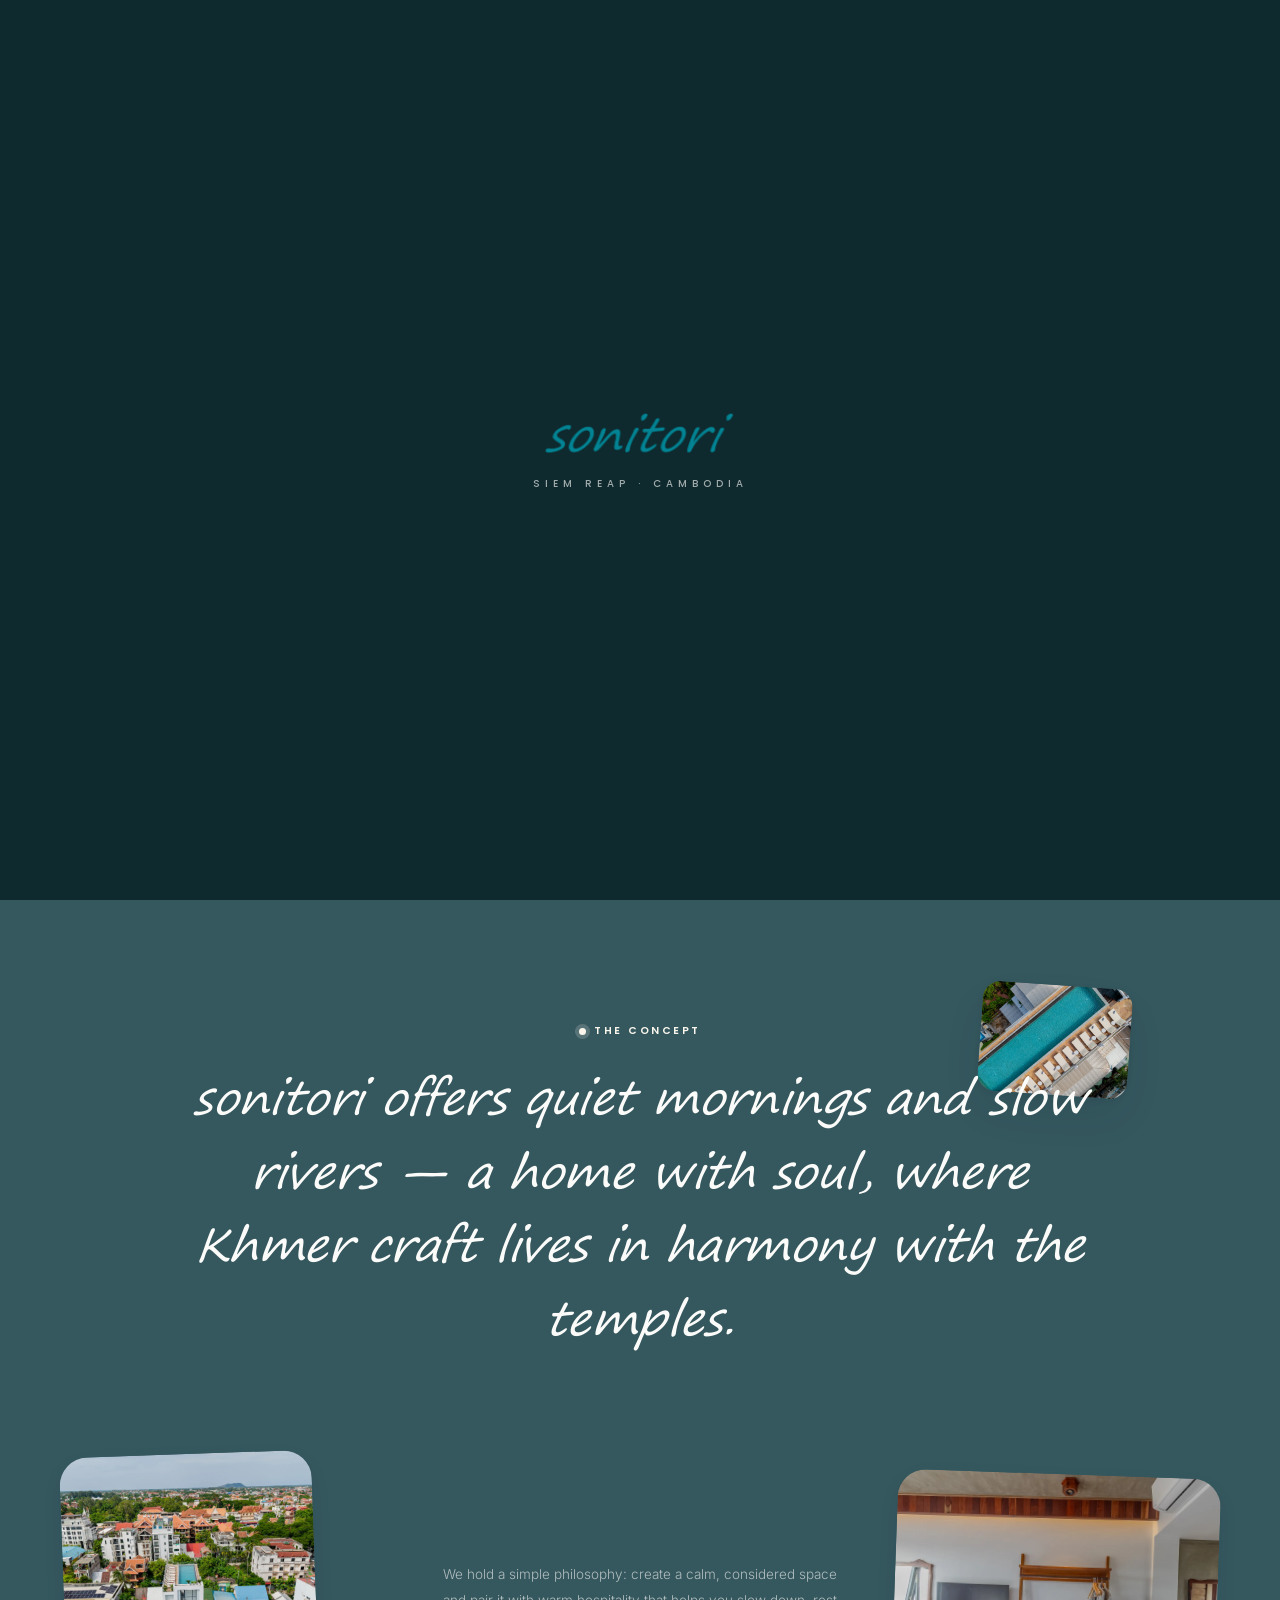
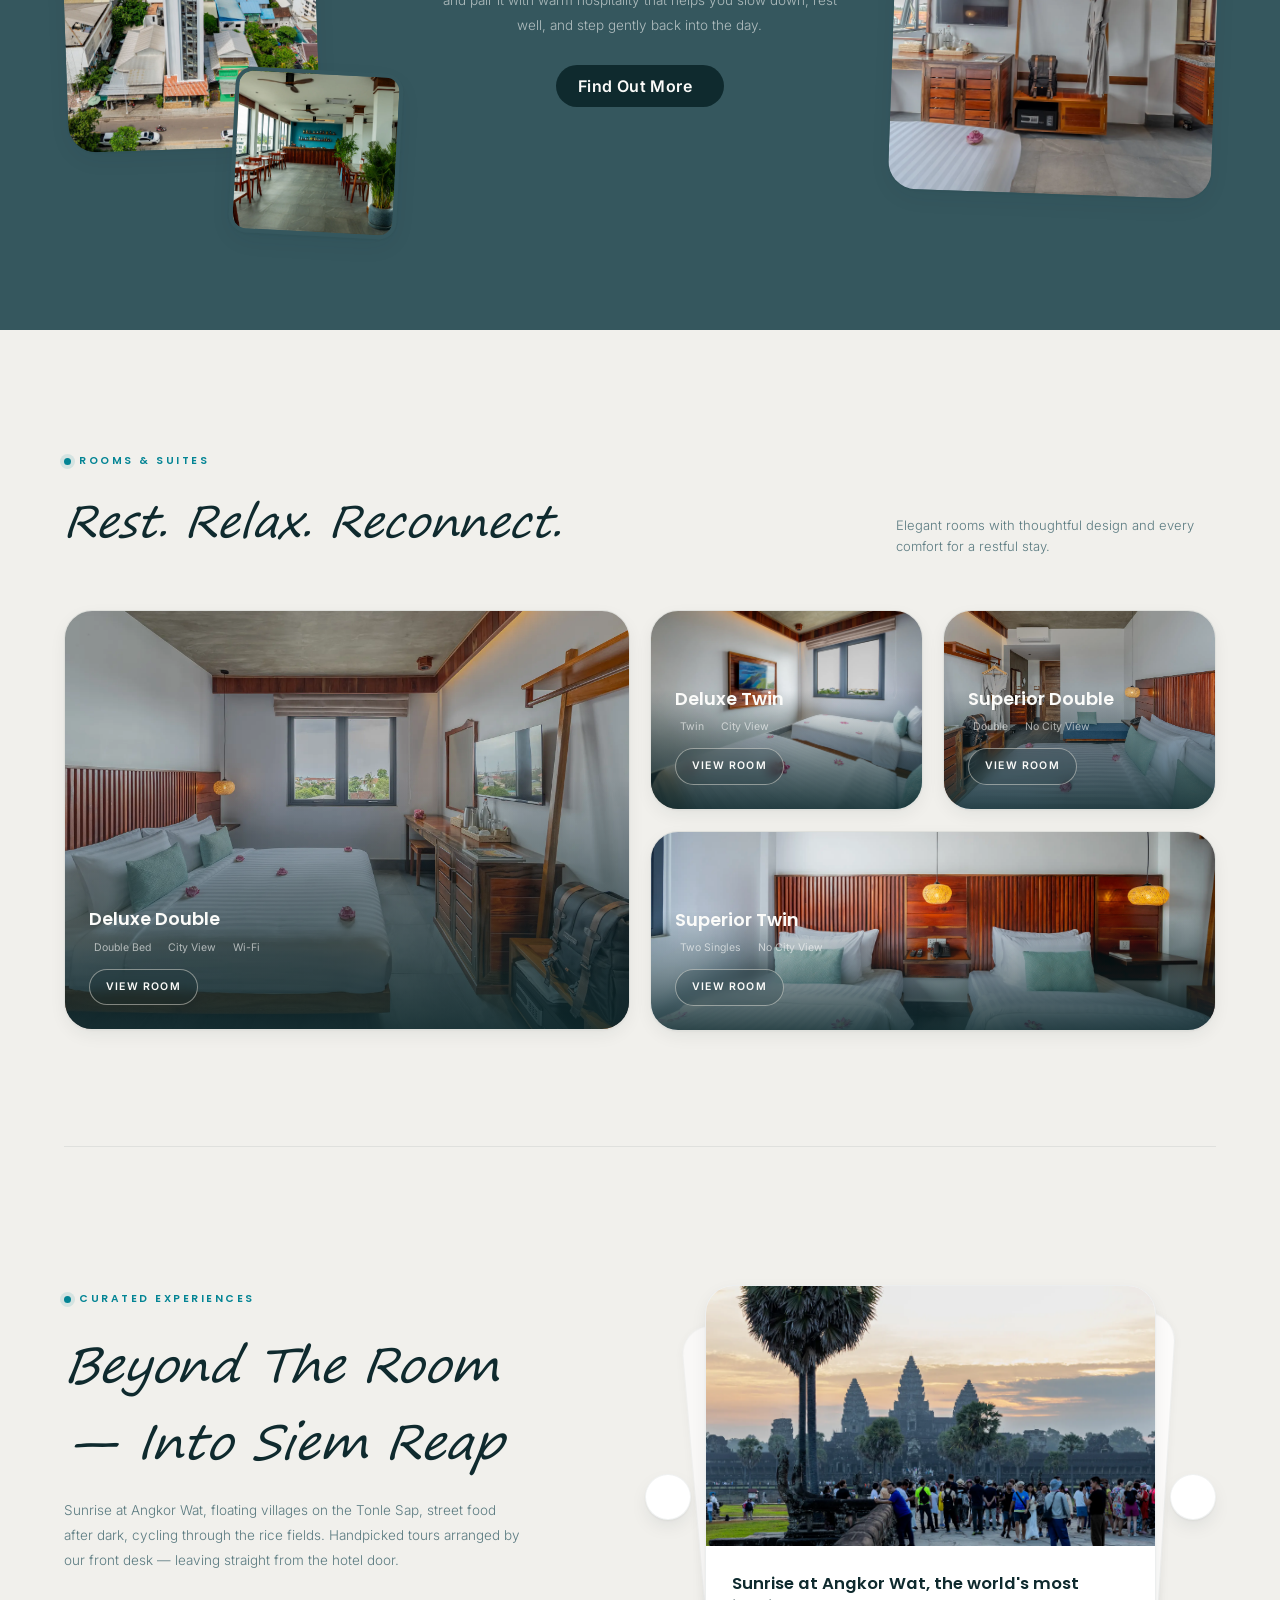
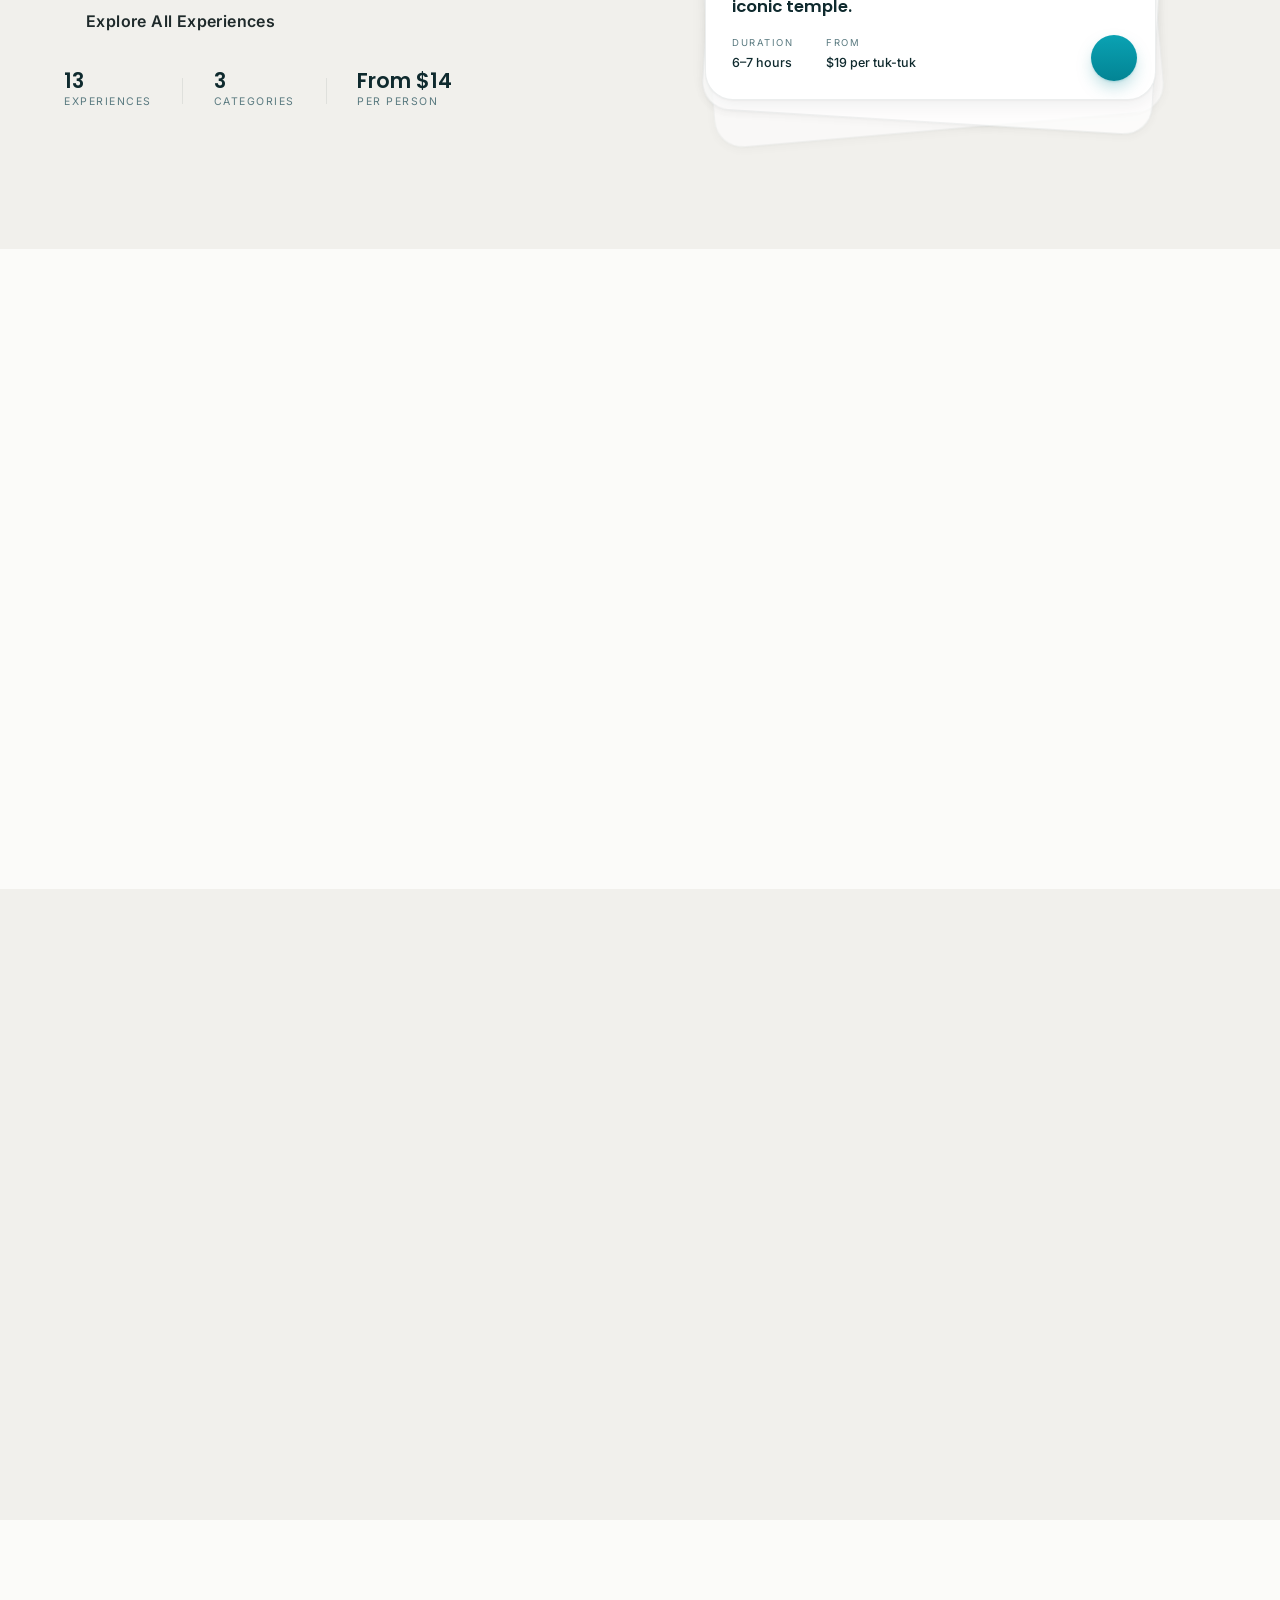
<file: siemreap/index.html>
<!DOCTYPE html>
<html lang="en">
<head>
<meta charset="UTF-8" />
<meta name="viewport" content="width=device-width, initial-scale=1.0" />
<title>Sonitori · Siem Reap · Riverside Boutique Hotel</title>
<meta name="description" content="Sonitori Riverside – boutique hotel in Siem Reap, Cambodia. Rooftop pool, friendly staff, and gateway to Angkor Wat." />
<link rel="icon" type="image/png" href="../uploads/top-logo.png" />

<link rel="preconnect" href="https://fonts.googleapis.com" />
<link rel="preconnect" href="https://fonts.gstatic.com" crossorigin />
<link rel="preconnect" href="https://cdn-uicons.flaticon.com" crossorigin />
<link rel="preconnect" href="https://video.sonitori.com" crossorigin />

<link href="https://fonts.googleapis.com/css2?family=Poppins:wght@500;600;700;800&family=Inter:wght@300;400;500;600;700&display=swap" rel="stylesheet" />

<link rel="stylesheet" href="https://cdn-uicons.flaticon.com/4.0.0/uicons-regular-rounded/css/uicons-regular-rounded.css">
<link rel="stylesheet" href="https://cdn-uicons.flaticon.com/4.0.0/uicons-solid-rounded/css/uicons-solid-rounded.css">
<link rel="stylesheet" href="https://cdn-uicons.flaticon.com/4.0.0/uicons-brands/css/uicons-brands.css">

<link rel="stylesheet" href="styles.css" />

<script defer src="https://static1.cloudbeds.com/booking-engine/latest/static/js/immersive-experience/cb-immersive-experience.js" type="text/javascript"></script>
</head>
<body>

<div class="custom-scrollbar" id="customScrollbar" aria-hidden="true">
  <div class="cs-thumb" id="csThumb"></div>
</div>

<div class="loading-overlay" id="loadingOverlay">
  <img src="../uploads/logo.png" alt="Sonitori" class="loader-logo-img" width="200" height="60" />
  <div class="loader-sub">Siem Reap · Cambodia</div>
</div>

<nav class="navbar" id="navbar">
  <div class="nav-pill-group">
    <a href="../" class="brand" aria-label="Sonitori Home">
      <img src="../uploads/logo.png" alt="Sonitori" class="brand-logo" width="120" height="30" />
    </a>
    <a href="#rooms">Rooms</a>
    <a href="#experience">Experiences</a>
    <a href="#amenities">Amenities</a>
    <a href="#reviews">Reviews</a>
    <a href="#guide">Local Guide</a>
    <a href="#gallery">Gallery</a>
  </div>

  <a href="../" class="mobile-brand" aria-label="Sonitori Home">
    <img src="../uploads/logo.png" alt="Sonitori" class="mobile-brand-logo" width="120" height="30" />
  </a>

  <div class="nav-right">
    <button class="pill-btn solid" id="navBookBtn">Book Now <i class="fi fi-rr-angle-small-right"></i></button>
    <button class="hamburger-pill" id="hamburger" aria-label="Toggle menu" aria-expanded="false"><span></span><span></span><span></span></button>
  </div>
</nav>

<div class="mobile-overlay" id="mobileOverlay"></div>
<div class="mobile-nav" id="mobileNav" role="dialog" aria-label="Mobile navigation">
  <div class="mobile-nav-head">
    <span class="brand">
      <img src="../uploads/logo.png" alt="Sonitori" class="brand-logo" width="120" height="30" />
    </span>
    <button class="mobile-nav-close" id="mobileNavClose" aria-label="Close menu"><i class="fi fi-rr-cross-small"></i></button>
  </div>
  <div class="mobile-links">
    <a href="#rooms" class="mobile-link"><i class="fi fi-rr-door-open"></i>Rooms</a>
    <a href="#experience" class="mobile-link"><i class="fi fi-rr-map"></i>Experiences</a>
    <a href="#amenities" class="mobile-link"><i class="fi fi-rr-land-layers"></i>Amenities</a>
    <a href="#reviews" class="mobile-link"><i class="fi fi-rr-review"></i>Reviews</a>
    <a href="#guide" class="mobile-link"><i class="fi fi-rr-guide-alt"></i>Local Guide</a>
    <a href="#gallery" class="mobile-link"><i class="fi fi-rr-add-image"></i>Gallery</a>
  </div>
  <div class="mobile-nav-foot">
    <div class="mobile-contact-row"><i class="fi fi-rr-phone-call"></i>+855 87 759 779</div>
    <div class="mobile-contact-row"><i class="fi fi-rr-envelope"></i>sonitoririverside.info@gmail.com</div>
    <button class="pill-btn solid" id="mobileBookBtn">Book Now</button>
  </div>
</div>

<section class="hero" id="hero">
  <div class="hero-media">
    <video id="heroVideo" muted loop playsinline preload="auto" poster="uploads/top-page-photo.webp">
      <source src="https://video.sonitori.com/SONITORI-Siemreap.mp4" type="video/mp4">
    </video>
  </div>
  <div class="hero-wash"></div>
  <div class="hero-glow" id="heroGlow"></div>

  <div class="hero-top-meta">
    <div class="meta-pin"><i class="fi fi-rr-marker"></i><p>Wat Bo Village,<br/>Siem Reap, Cambodia</p></div>
    <div class="meta-note"><i class="fi fi-rr-sun"></i><p>A riverside sanctuary,<br/>minutes from the temples</p></div>
  </div>

  <div class="hero-wordmark" id="heroWordmark">
    <span class="hw-main">sonitori</span>
    <br>
    <span class="hw-sub">Riverside</span>
  </div>

  <div class="hero-bottom-row">
    <div class="hero-contact-row">
      <a href="https://www.facebook.com/profile.php?id=61592509322305" target="_blank" rel="noopener noreferrer" aria-label="Facebook" class="hero-icon-btn">
        <i class="fi fi-brands-facebook"></i>
      </a>
      <a href="https://www.instagram.com/sonitori_riverside/" target="_blank" rel="noopener noreferrer" aria-label="Instagram" class="hero-icon-btn">
        <i class="fi fi-brands-instagram"></i>
      </a>
      <a href="https://www.messenger.com/t/1250071181522265" target="_blank" rel="noopener noreferrer" aria-label="Messenger" class="hero-icon-btn">
        <i class="fi fi-brands-facebook-messenger"></i>
      </a>
      <a href="https://t.me/sonitoririverside" target="_blank" rel="noopener noreferrer" aria-label="Telegram" class="hero-icon-btn">
        <i class="fi fi-brands-telegram"></i>
      </a>
      <a href="tel:+85587759779" class="hero-icon-btn hero-expand" aria-label="Call us">
        <i class="fi fi-rr-phone-call"></i>
        <span class="hero-expand-label">+855 87 759 779</span>
      </a>
      <a href="mailto:sonitoririverside.info@gmail.com" class="hero-icon-btn hero-expand" aria-label="Email us">
        <i class="fi fi-rr-envelope"></i>
        <span class="hero-expand-label">sonitoririverside.info@gmail.com</span>
      </a>
    </div>
    <div class="scroll-cue"><span>Scroll</span><div class="line"></div></div>
  </div>
</section>

<section class="concept">
  <div class="container">
    <div class="concept-head">
      <div class="concept-statement-wrap">
        <div class="eyebrow-pill on-dark">The Concept</div>
        <p class="concept-statement">sonitori offers quiet mornings and slow rivers — a home with soul, where Khmer craft lives in harmony with the temples.</p>
        <div class="concept-thumb"><img src="uploads/top-page-photo2.webp" alt="Rooftop pool" loading="lazy"/></div>
      </div>
    </div>

    <div class="concept-collage">
      <div class="collage-stack">
        <div class="cs-main"><img src="uploads/top-page-photo4.webp" alt="Hotel exterior" loading="lazy"/></div>
        <div class="cs-chip"><img src="uploads/section3/res-bar.webp" alt="Pool detail" loading="lazy"/></div>
      </div>

      <div class="concept-text">
        <p>We hold a simple philosophy: create a calm, considered space and pair it with warm hospitality that helps you slow down, rest well, and step gently back into the day.</p>
        <button class="pill-btn dark" id="conceptCta">Find Out More <i class="fi fi-rr-arrow-right"></i></button>
      </div>

      <div class="collage-single"><img src="uploads/room-section/sup-double-city1.webp" alt="Room detail" loading="lazy"/></div>
    </div>
  </div>
</section>

<section class="rooms" id="rooms">
  <div class="container">
    <div class="rooms-head">
      <div><div class="eyebrow-pill">Rooms &amp; Suites</div><h2>Rest. Relax. Reconnect.</h2></div>
      <p>Elegant rooms with thoughtful design and every comfort for a restful stay.</p>
    </div>

    <div class="bento">

      <div class="bento-card bento-1">
        <img src="uploads/room-section/sup-double-city3.webp" alt="Deluxe Double" loading="lazy"/>
        <div class="bc-shade"></div>
        <div class="bc-body">
          <h3>Deluxe Double</h3>
          <div class="bc-specs">
            <span><i class="fi fi-rr-bed"></i>Double Bed</span>
            <span><i class="fi fi-rr-building"></i>City View</span>
            <span><i class="fi fi-rr-wifi"></i>Wi-Fi</span>
          </div>
          <a href="rooms/deluxe-double/" class="bc-link">View Room</a>
        </div>
      </div>

      <div class="bento-card bento-3">
        <img src="uploads/room-section/sup-twin.webp" alt="Deluxe Twin" loading="lazy"/>
        <div class="bc-shade"></div>
        <div class="bc-body">
          <h3>Deluxe Twin</h3>
          <div class="bc-specs">
            <span><i class="fi fi-rr-bed"></i>Twin</span>
            <span><i class="fi fi-rr-building"></i>City View</span>
          </div>
          <a href="rooms/deluxe-twin/" class="bc-link">View Room</a>
        </div>
      </div>

      <div class="bento-card bento-4">
        <img src="uploads/room-section/sup-double-city4.webp" alt="Superior Double" loading="lazy"/>
        <div class="bc-shade"></div>
        <div class="bc-body">
          <h3>Superior Double</h3>
          <div class="bc-specs">
            <span><i class="fi fi-rr-bed"></i>Double</span>
            <span><i class="fi fi-rr-window-frame"></i>No City View</span>
          </div>
          <a href="rooms/superior-double/" class="bc-link">View Room</a>
        </div>
      </div>

      <div class="bento-card bento-2">
        <img src="uploads/room-section/sup-twin2.webp" alt="Superior Twin" loading="lazy"/>
        <div class="bc-shade"></div>
        <div class="bc-body">
          <h3>Superior Twin</h3>
          <div class="bc-specs">
            <span><i class="fi fi-rr-bed"></i>Two Singles</span>
            <span><i class="fi fi-rr-window-frame"></i>No City View</span>
          </div>
          <a href="rooms/superior-twin/" class="bc-link">View Room</a>
        </div>
      </div>

    </div>
  </div>
</section>

<section class="experience" id="experience">
  <div class="container">
    <div class="experience-grid">
      <div class="experience-text">
        <div class="eyebrow-pill">Curated Experiences</div>
        <h2>Beyond The Room<br/>— Into Siem Reap</h2>
        <p>Sunrise at Angkor Wat, floating villages on the Tonle Sap, street food after dark, cycling through the rice fields. Handpicked tours arranged by our front desk — leaving straight from the hotel door.</p>
        <a href="experience/" class="pill-btn dark-outline">
          Explore All Experiences <i class="fi fi-rr-arrow-right"></i>
        </a>

        <div class="experience-stats">
          <div><strong>13</strong><span>Experiences</span></div>
          <div class="experience-stats-divider" aria-hidden="true"></div>
          <div><strong>3</strong><span>Categories</span></div>
          <div class="experience-stats-divider" aria-hidden="true"></div>
          <div><strong>From $14</strong><span>Per person</span></div>
        </div>
      </div>

      <div class="stackwrap">
        <div class="stack-card s1"></div>
        <div class="stack-card s2"></div>

        <button type="button" class="exp-nav prev" id="expPrev" aria-label="Previous experience">
          <i class="fi fi-rr-angle-left" aria-hidden="true"></i>
        </button>

        <a href="experience/" class="exp-card" id="expCard" aria-label="Browse all experiences">
          <div class="exp-img">
            <img id="expImg" src="uploads/section3/temple.webp" alt="Angkor Wat Sunrise Tour" loading="lazy"/>
          </div>
          <div class="exp-body">
            <h4 id="expTitle">Sunrise at Angkor Wat, the world's most iconic temple.</h4>
            <div class="exp-meta">
              <div><span class="em-label">Duration</span><span class="em-value" id="expLoc">6–7 hours</span></div>
              <div><span class="em-label">From</span><span class="em-value" id="expDist">$19 per tuk-tuk</span></div>
            </div>
          </div>
          <span class="exp-arrow" aria-hidden="true"><i class="fi fi-rr-up-right-from-square"></i></span>
        </a>

        <button type="button" class="exp-nav next" id="expNext" aria-label="Next experience">
          <i class="fi fi-rr-angle-right" aria-hidden="true"></i>
        </button>
      </div>
    </div>
  </div>
</section>

<section class="amenities" id="amenities">
  <div class="container">
    <div class="amenities-head">
      <div class="eyebrow-pill">Hotel Features</div>
      <h2>Thoughtful Touches</h2>
    </div>

    <div class="amenity-orbit">
      <svg class="orbit-path" viewBox="0 0 1000 120" preserveAspectRatio="none">
        <path d="M 20 90 Q 250 10, 480 60 T 980 40" fill="none" stroke="currentColor" stroke-width="1.5" stroke-dasharray="2 10" stroke-linecap="round"/>
      </svg>

      <div class="amenity-node an-1">
        <div class="an-photo-wrap">
        <div class="an-photo">
          <img src="uploads/section3/S5A2802-HDR.webp" alt="Rooftop Pool" loading="lazy"/>
          </div>
          <div class="an-badge"><i class="fi fi-rr-swimming-pool"></i></div>
        </div>
        <h3>Rooftop Pool</h3>
        <p>Skyline views over the riverside, day or night.</p>
      </div>

      <div class="amenity-node an-2">
        <div class="an-photo-wrap">
        <div class="an-photo">
          <img src="uploads/section3/res-bar.webp" alt="Restaurant &amp; Bar" loading="lazy"/>
          </div>
          <div class="an-badge"><i class="fi fi-rr-restaurant"></i></div>
        </div>
        <h3>Restaurant &amp; Bar</h3>
        <p>Khmer and international plates, evening cocktails.</p>
      </div>

      <div class="amenity-node an-3">
        <div class="an-photo-wrap">
          <div class="an-photo">
            <img src="uploads/section3/lobby.webp" alt="Friendly Staff" loading="lazy"/>
          </div>
          <div class="an-badge"><i class="fi fi-rr-bell-concierge"></i></div>
        </div>
        <h3>Friendly Staff</h3>
        <p>Warm, attentive service from arrival to check-out.</p>
      </div>

      <div class="amenity-node an-4">
        <div class="an-photo-wrap">
          <div class="an-photo">
            <img src="uploads/room-section/sup-double-city1.webp" alt="Free Wi-Fi" loading="lazy"/>
          </div>
          <div class="an-badge"><i class="fi fi-rr-wifi"></i></div>
        </div>
        <h3>Free Wi-Fi</h3>
        <p>Fast, complimentary Wi-Fi throughout.</p>
      </div>
    </div>
  </div>
</section>

<section class="reviews" id="reviews">
  <div class="container">
    <div class="reviews-head"><div><div class="eyebrow-pill">Guest Reviews</div><h2>Loved by Our Guests</h2></div></div>
    <div class="review-grid">
      <div class="review-card">
        <div class="review-stars"><i class="fi fi-sr-star"></i><i class="fi fi-sr-star"></i><i class="fi fi-sr-star"></i><i class="fi fi-sr-star"></i><i class="fi fi-sr-star"></i></div>
        <blockquote>A peaceful place to relax after exploring the temples — the pool and friendly staff create a wonderfully calm atmosphere.</blockquote>
        <div class="review-who"><div class="review-avatar">H</div><div><div class="rname">Hol SokHeng</div><div class="rloc">Google Review</div></div></div>
      </div>
      <div class="review-card">
        <div class="review-stars"><i class="fi fi-sr-star"></i><i class="fi fi-sr-star"></i><i class="fi fi-sr-star"></i><i class="fi fi-sr-star"></i><i class="fi fi-sr-star"></i></div>
        <blockquote>Perfect location, beautiful rooms, and the most welcoming team. The rooftop pool at sunset is unforgettable.</blockquote>
        <div class="review-who"><div class="review-avatar">S</div><div><div class="rname">Sarah Mitchell</div><div class="rloc">Google Review</div></div></div>
      </div>
      <div class="review-card">
        <div class="review-stars"><i class="fi fi-sr-star"></i><i class="fi fi-sr-star"></i><i class="fi fi-sr-star"></i><i class="fi fi-sr-star"></i><i class="fi fi-sr-star"></i></div>
        <blockquote>We loved every moment. The staff went above and beyond, the food was incredible, and the location is perfect for Angkor.</blockquote>
        <div class="review-who"><div class="review-avatar">D</div><div><div class="rname">David &amp; Maria Chen</div><div class="rloc">Google Review</div></div></div>
      </div>
    </div>
  </div>
</section>

<section class="guide" id="guide">
  <div class="container">
    <div class="guide-head"><div class="eyebrow-pill">Beyond the Room</div><h2>Explore Siem Reap</h2></div>
    <div class="guide-strip">
      <div class="guide-card"><img src="uploads/section3/temple.webp" alt="Angkor Wat" loading="lazy"/><div class="gc-shade"></div><div class="gc-body"><div class="gc-dist">8 km</div><h5>Angkor Wat</h5></div></div>
      <div class="guide-card"><img src="uploads/section3/pub-street.webp" alt="Pub Street" loading="lazy"/><div class="gc-shade"></div><div class="gc-body"><div class="gc-dist">600 m</div><h5>Pub Street</h5></div></div>
      <div class="guide-card"><img src="uploads/section3/old market.webp" alt="Old Market" loading="lazy"/><div class="gc-shade"></div><div class="gc-body"><div class="gc-dist">450 m</div><h5>Old Market</h5></div></div>
      <div class="guide-card"><img src="uploads/section3/Wat Preah Prom Rath.webp" alt="Wat Preah Prom Rath" loading="lazy"/><div class="gc-shade"></div><div class="gc-body"><div class="gc-dist">250 m</div><h5>Wat Preah Prom Rath</h5></div></div>
      <div class="guide-card"><img src="uploads/section3/royal garden.webp" alt="Royal Gardens" loading="lazy"/><div class="gc-shade"></div><div class="gc-body"><div class="gc-dist">1.2 km</div><h5>Royal Gardens</h5></div></div>
    </div>
  </div>
</section>

<section class="gallery" id="gallery">
  <div class="container">
    <div class="gallery-head"><div class="eyebrow-pill">Gallery</div><h2>Moments to Remember</h2></div>
    <div class="gallery-bento">
      <img class="gb-1" src="uploads/memory/DJI76D.webp" alt="Exterior" loading="lazy"/>
      <img class="gb-2" src="uploads/memory/DJI026D.webp" alt="Pool" loading="lazy"/>
      <img class="gb-3" src="uploads/memory/S5A2447-HDR.webp" alt="Room" loading="lazy"/>
      <img class="gb-4" src="uploads/memory/S5A2889-HDR.webp" alt="Lounge" loading="lazy"/>
      <img class="gb-5" src="uploads/memory/S5A2935-HDR.webp" alt="Lobby" loading="lazy"/>
      <img class="gb-6" src="uploads/memory/DJI202D.webp" alt="Pool" loading="lazy"/>
    </div>
  </div>
</section>

<div class="footer-section">
  <div class="map-wrap" id="map">
    <iframe src="https://www.google.com/maps/embed?pb=!1m18!1m12!1m3!1d3881.9305272473166!2d103.85597237575948!3d13.354595906364318!2m3!1f0!2f0!3f0!3m2!1i1024!2i768!4f13.1!3m3!1m2!1s0x31101724d5a75335%3A0x7e35dd6e9184bd83!2sSonitori%20Riverside!5e0!3m2!1sen!2skh!4v1787283974591!5m2!1sen!2skh" allowfullscreen loading="lazy"></iframe>
  </div>

  <footer class="footer">
    <div class="footer-top">
      <div>
        <div class="footer-brand-row">
          <img src="../uploads/Logo-white.png" alt="Sonitori" class="footer-logo-img" width="170" height="42" loading="lazy" />
        </div>
        <p class="desc">Modern comfort meets quiet Khmer hospitality, at the edge of Angkor.</p>
      </div>
      <div class="flinks"><h4>Discover</h4><a href="../">Home</a><a href="experience/">Experiences</a><a href="../phnompenh/">Phnom Penh</a></div>
      <div class="flinks"><h4>Stay</h4><a href="#rooms">Rooms</a><a href="#amenities">Amenities</a><a href="#gallery">Gallery</a></div>
      <div>
        <h4>Contact</h4>
        <div class="contact-line"><i class="fi fi-rr-marker"></i>Wat Bo Village, Siem Reap</div>
        <div class="contact-line"><i class="fi fi-rr-phone-call"></i>+855 87 759 779</div>
        <div class="contact-line"><i class="fi fi-rr-envelope"></i>sonitoririverside.info@gmail.com</div>
        <div class="footer-social">
          <a href="https://www.facebook.com/profile.php?id=61592509322305" target="_blank" rel="noopener noreferrer" aria-label="Facebook"><i class="fi fi-brands-facebook"></i></a>
          <a href="https://www.instagram.com/sonitori_riverside/" target="_blank" rel="noopener noreferrer" aria-label="Instagram"><i class="fi fi-brands-instagram"></i></a>
          <a href="https://www.messenger.com/t/1250071181522265" target="_blank" rel="noopener noreferrer" aria-label="Messenger"><i class="fi fi-brands-facebook-messenger"></i></a>
          <a href="https://t.me/sonitoririverside" target="_blank" rel="noopener noreferrer" aria-label="Telegram"><i class="fi fi-brands-telegram"></i></a>
        </div>
      </div>
    </div>
    <div class="footer-bottom">
      <span>© <span id="currentYear">2026</span> Sonitori · Cambodia</span>
      <span>Best Rate Guarantee — Booking Direct</span>
    </div>
  </footer>
</div>

<div class="mobile-book-bar">
  <button class="pill-btn solid" id="bottomBookBtn"><i class="fi fi-rr-calendar-plus"></i> Book Now</button>
</div>

<script defer src="script.js"></script>
</body>
</html>
</file>
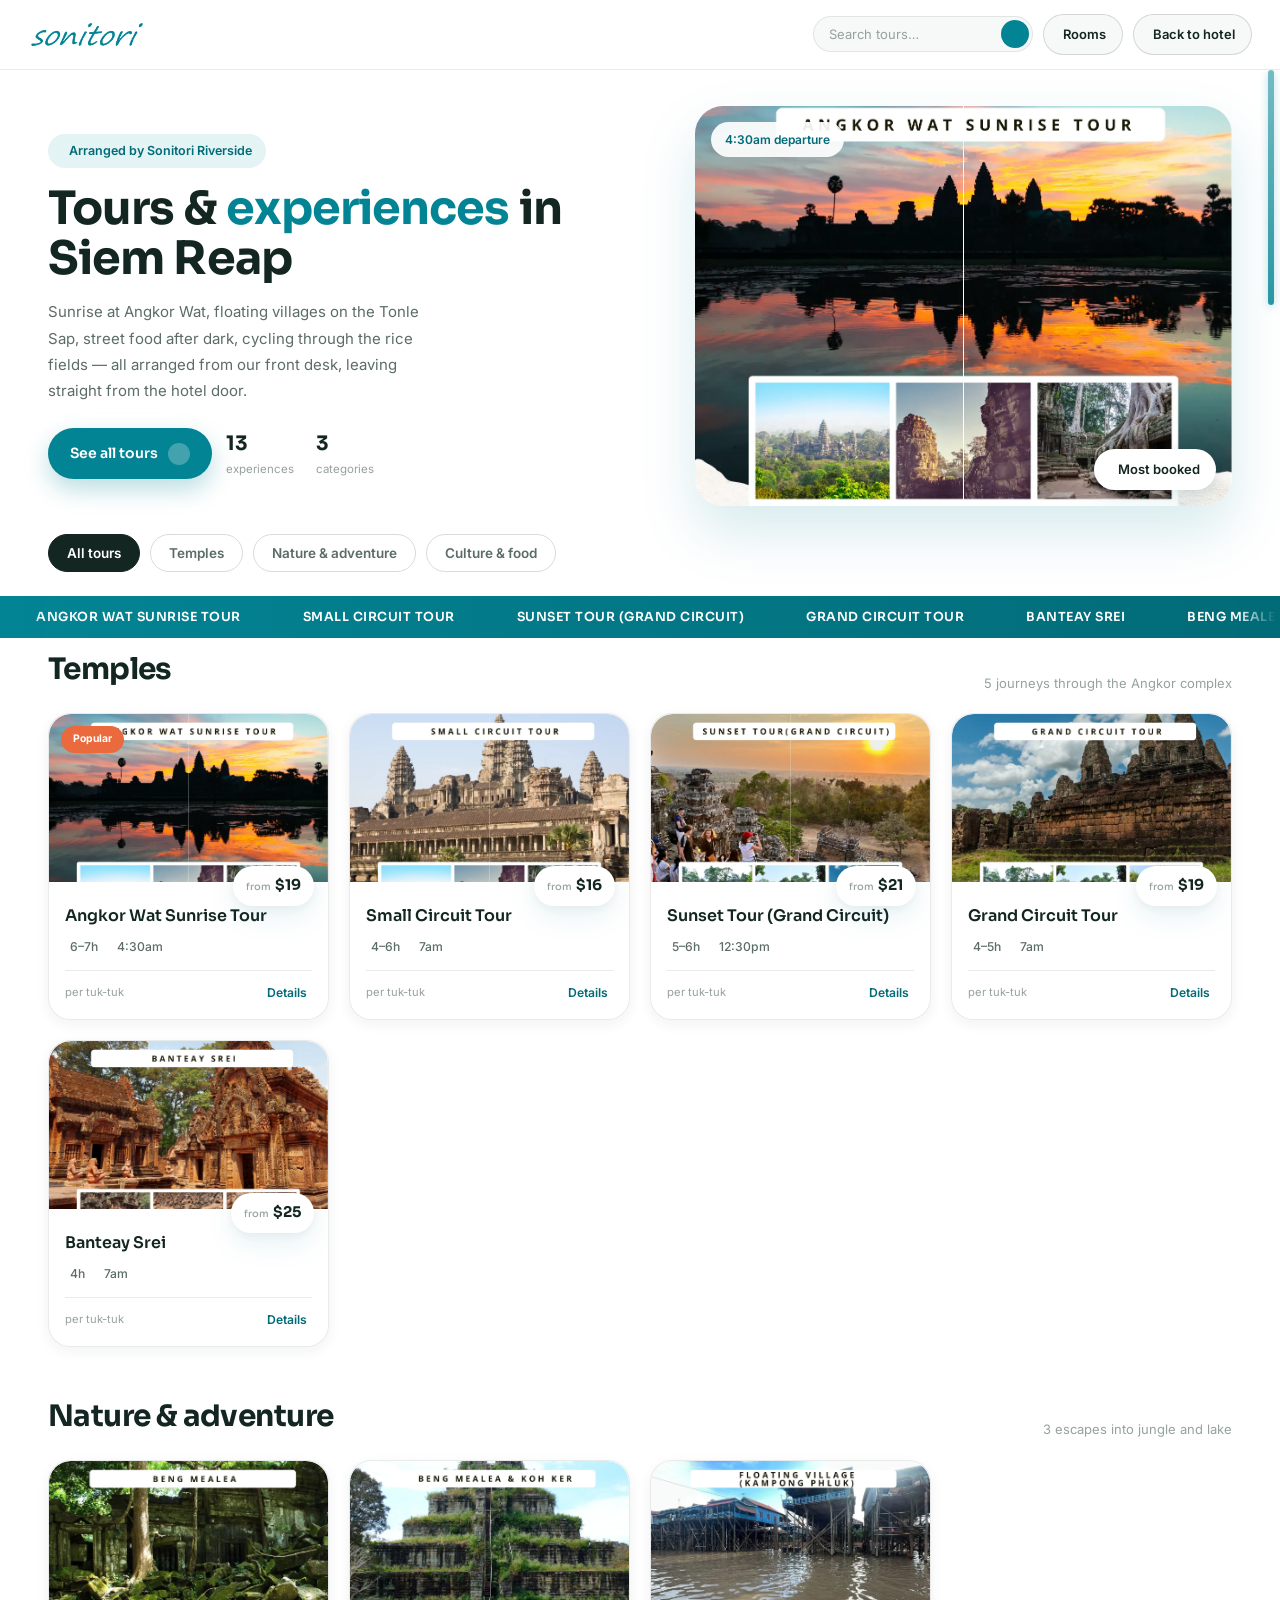
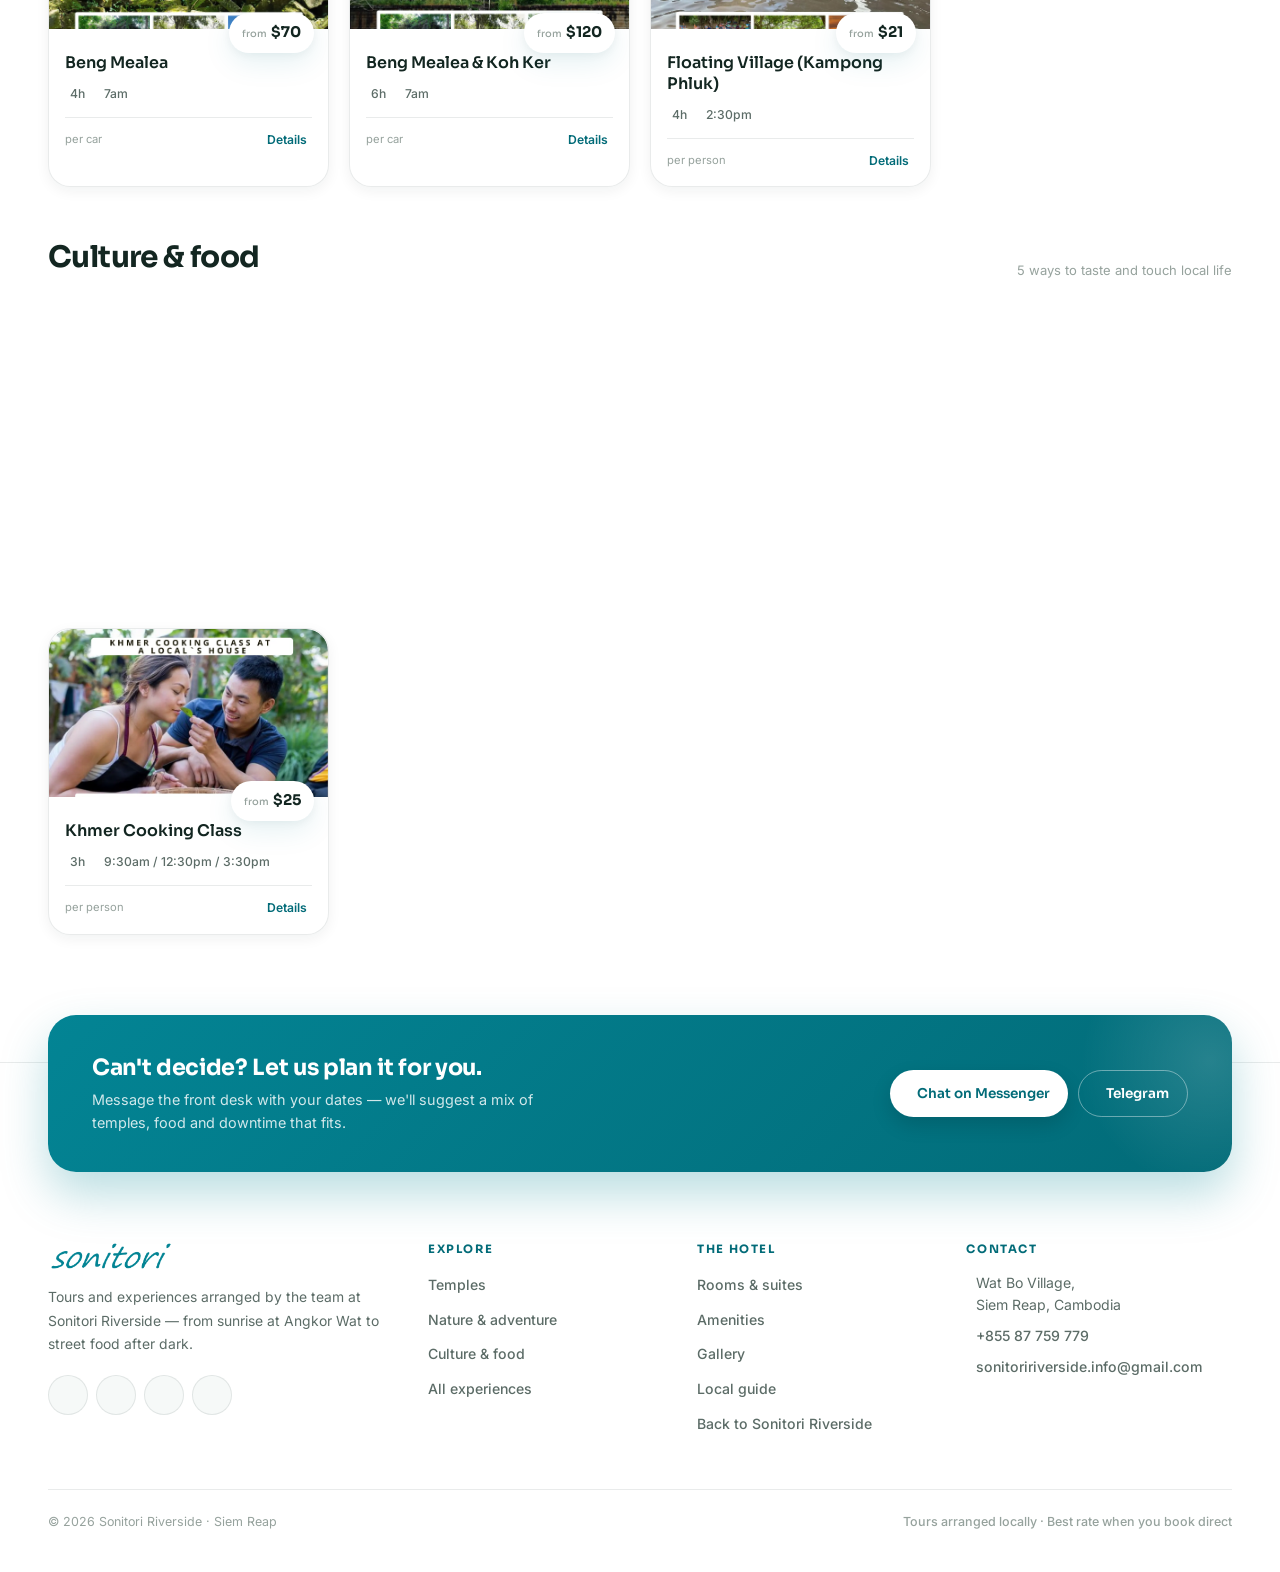
<file: siemreap/experience/index.html>
<!DOCTYPE html>
<html lang="en">
<head>
  <meta charset="UTF-8">
  <meta name="viewport" content="width=device-width, initial-scale=1.0, maximum-scale=1.0, user-scalable=no, viewport-fit=cover">
  <title>Sonitori Riverside · Tours</title>
  <link rel="icon" type="image/png" href="../../uploads/top-logo.png" />
  <meta name="description" content="Curated tours and activities from Sonitori Riverside in Siem Reap — Angkor temples, floating villages, food, cycling and more.">
  <link rel="preconnect" href="https://fonts.googleapis.com">
  <link rel="preconnect" href="https://fonts.gstatic.com" crossorigin>
  <link href="https://fonts.googleapis.com/css2?family=Sora:wght@400;500;600;700;800&family=Inter:wght@400;500;600;700&display=swap" rel="stylesheet">
  <link rel='stylesheet' href='https://cdn-uicons.flaticon.com/4.0.0/uicons-regular-rounded/css/uicons-regular-rounded.css'>
  <link rel='stylesheet' href='https://cdn-uicons.flaticon.com/4.0.0/uicons-solid-rounded/css/uicons-solid-rounded.css'>
  <link rel='stylesheet' href='https://cdn-uicons.flaticon.com/4.0.0/uicons-brands/css/uicons-brands.css'>
  <style>
    :root{
      --bg:#FFFFFF;
      --bg-soft:#F6F9F8;
      --teal-tint:#E4F3F4;
      --coral-tint:#FDEAE2;

      --ink:#132621;
      --ink-soft:#5C6C67;
      --text-muted:#96A29D;

      --teal:#038494;
      --teal-deep:#026B78;
      --coral:#EA6A3D;
      --coral-deep:#C6552E;

      --line:rgba(19,38,33,.09);
      --line-strong:rgba(19,38,33,.16);

      --shadow-sm:0 4px 14px rgba(19,38,33,.06);
      --shadow:0 10px 28px rgba(3,132,148,.10), 0 2px 10px rgba(19,38,33,.05);
      --shadow-lg:0 26px 56px rgba(3,132,148,.16);

      --r-xl:28px; --r-lg:22px; --r-md:16px; --r-sm:12px; --r-full:999px;
      --ease:cubic-bezier(.22,1,.36,1);
      --font-display:'Sora',sans-serif;
      --font-body:'Inter',sans-serif;
      --gutter:clamp(18px,4.5vw,28px);
      --safe-bottom:env(safe-area-inset-bottom,0px);
      --nav-h:70px;
    }

    *{margin:0;padding:0;box-sizing:border-box;-webkit-tap-highlight-color:transparent;}
    html{
      -webkit-font-smoothing:antialiased;
      overflow-x:clip;
      scrollbar-width:none;
      -ms-overflow-style:none;
    }
    html.smooth-scroll{scroll-behavior:smooth;}

    html::-webkit-scrollbar,
    body::-webkit-scrollbar{width:0;height:0;display:none;}

    body{
      font-family:var(--font-body);
      background:var(--bg);
      color:var(--ink);
      line-height:1.6;
      min-height:100vh;
      width:100%;
      padding-top:var(--nav-h);
    }

    h1,h2,h3,h4{font-family:var(--font-display);}
    img{max-width:100%;display:block;}
    a{text-decoration:none;color:inherit;}
    button{font-family:inherit;cursor:pointer;border:none;background:none;}
    [class^="fi-"],[class*=" fi-"]{display:inline-flex;align-items:center;justify-content:center;line-height:1;}
    :focus-visible{outline:3px solid var(--teal-deep);outline-offset:3px;}

    [id]{scroll-margin-top:calc(var(--nav-h) + 16px);}

    .skip-link{position:absolute;top:-100px;left:var(--gutter);background:var(--teal);color:#fff;padding:12px 20px;z-index:9999;border-radius:var(--r-sm);font-weight:600;font-size:14px;transition:top .2s var(--ease);}
    .skip-link:focus{top:16px;}

    @media (prefers-reduced-motion: reduce){*,*::before,*::after{animation-duration:.001ms !important;animation-iteration-count:1 !important;transition-duration:.001ms !important;scroll-behavior:auto !important;}}

    .visually-hidden{position:absolute;width:1px;height:1px;padding:0;margin:-1px;overflow:hidden;clip:rect(0,0,0,0);white-space:nowrap;border:0;}

    /* ============================================
       CUSTOM SCROLLBAR (draggable, real-time)
       ============================================ */
    .custom-scrollbar{
      position:fixed;
      top:var(--nav-h);
      right:6px;
      width:14px;
      height:calc(100vh - var(--nav-h));
      z-index:900;
      pointer-events:none;
      opacity:0;
      transition:opacity .35s var(--ease);
    }
    .custom-scrollbar.visible{opacity:1;}
    .custom-scrollbar.dragging{opacity:1;transition:none;}

    .custom-scrollbar .cs-thumb{
      position:absolute;
      top:0;right:0;
      width:6px;
      border-radius:99px;
      background:linear-gradient(180deg, rgba(3,132,148,.55), rgba(3,132,148,.85));
      box-shadow:0 2px 8px rgba(3,132,148,.28);
      pointer-events:auto;
      cursor:grab;
      transition:width .18s var(--ease), background .18s ease, box-shadow .18s ease;
      will-change:transform;
      touch-action:none;
      user-select:none;
    }
    .custom-scrollbar .cs-thumb:hover{
      width:9px;
      background:linear-gradient(180deg, var(--teal), var(--teal-deep));
      box-shadow:0 3px 12px rgba(3,132,148,.4);
    }
    .custom-scrollbar.dragging .cs-thumb{
      width:9px;
      cursor:grabbing;
      background:linear-gradient(180deg, var(--teal-deep), var(--teal));
      box-shadow:0 4px 14px rgba(3,132,148,.5);
      transition:none;
    }

    body.no-scroll .custom-scrollbar{opacity:0 !important;pointer-events:none;}

    @media (max-width: 900px){
      .custom-scrollbar{right:2px;width:12px;}
      .custom-scrollbar .cs-thumb{width:5px;}
      .custom-scrollbar .cs-thumb:hover,
      .custom-scrollbar.dragging .cs-thumb{width:7px;}
    }

    /* ============ PAGE LOADER ============ */
    .page-loader{
      position:fixed;inset:0;z-index:9999;
      background:var(--bg);
      display:flex;flex-direction:column;align-items:center;justify-content:center;gap:22px;
      transition:opacity .5s var(--ease), visibility .5s var(--ease);
      opacity:1;visibility:visible;
    }
    .page-loader.hidden{
      opacity:0;
      visibility:hidden;
      pointer-events:none;
    }
    .page-loader .pl-inner{
      display:flex;flex-direction:column;align-items:center;gap:22px;
      animation:plFadeIn .6s var(--ease) both;
    }
    @keyframes plFadeIn{
      from{opacity:0;transform:translateY(10px);}
      to{opacity:1;transform:translateY(0);}
    }
    .page-loader .pl-logo{
      height:44px;width:auto;object-fit:contain;
      animation:plBreath 2.4s ease-in-out infinite;
    }
    @keyframes plBreath{
      0%,100%{opacity:.75;}
      50%{opacity:1;}
    }
    .page-loader .pl-spinner{
      width:38px;height:38px;
      border-radius:50%;
      border:2.5px solid var(--teal-tint);
      border-top-color:var(--teal);
      animation:plSpin .9s linear infinite;
    }
    @keyframes plSpin{to{transform:rotate(360deg);}}
    .page-loader .pl-text{
      font-family:var(--font-body);
      font-size:13px;
      letter-spacing:.4px;
      color:var(--text-muted);
      font-weight:500;
    }
    @media (prefers-reduced-motion: reduce){
      .page-loader .pl-logo{animation:none;opacity:1;}
      .page-loader .pl-spinner{animation-duration:1.4s;}
    }

    /* ============ NAV — FIXED ============ */
    .topnav{
      position:fixed;
      top:0;
      left:0;
      right:0;
      z-index:1000;
      background:rgba(255,255,255,.92);
      backdrop-filter:blur(12px);
      -webkit-backdrop-filter:blur(12px);
      display:flex;
      align-items:center;
      gap:12px;
      padding:14px var(--gutter);
      justify-content:space-between;
      border-bottom:1px solid var(--line);
      min-height:var(--nav-h);
      transition:box-shadow .3s var(--ease), background .3s ease;
    }
    .topnav.scrolled{
      box-shadow:0 4px 20px rgba(19,38,33,.06);
      background:rgba(255,255,255,.96);
    }
    .brand-mark{display:flex;align-items:center;gap:9px;color:var(--ink);}
    .brand-mark img{height:30px;width:auto;object-fit:contain;}
    .brand-mark span{font-family:var(--font-display);font-weight:600;font-size:14px;letter-spacing:.1px;}

    .nav-actions{display:flex;align-items:center;gap:10px;}

    .search-wrap{position:relative;}
    .search{width:170px;position:relative;transition:width .25s var(--ease);}
    .search.focused{width:220px;}
    .search input{width:100%;background:var(--bg-soft);border:1px solid var(--line);border-radius:var(--r-full);padding:9px 38px 9px 15px;font-family:var(--font-body);font-size:13px;color:var(--ink);outline:none;}
    .search input::placeholder{color:var(--text-muted);}
    .search .search-icon{position:absolute;right:4px;top:50%;transform:translateY(-50%);width:28px;height:28px;border-radius:50%;background:var(--teal);color:#fff;display:flex;align-items:center;justify-content:center;font-size:12px;pointer-events:none;}
    .search-results{position:absolute;top:calc(100% + 8px);left:0;right:-40px;background:#fff;border-radius:var(--r-md);box-shadow:var(--shadow-lg);overflow:hidden;max-height:0;opacity:0;pointer-events:none;transition:max-height .3s var(--ease),opacity .2s ease;z-index:200;border:1px solid var(--line);}
    .search-results.open{max-height:380px;opacity:1;pointer-events:auto;}
    .search-results .sr-head{padding:12px 16px 8px;font-size:11px;letter-spacing:.6px;color:var(--teal-deep);font-weight:600;border-bottom:1px solid var(--line);}
    .search-results ul{list-style:none;max-height:320px;overflow-y:auto;padding:4px 0;margin:0;}
    .search-results li{display:flex;align-items:center;justify-content:space-between;gap:10px;padding:10px 16px;cursor:pointer;font-size:13.5px;color:var(--ink);transition:background .15s ease;}
    .search-results li:hover,.search-results li.highlighted{background:var(--teal-tint);}
    .search-results li .sr-title{font-weight:500;}
    .search-results li .sr-cat{font-size:10.5px;color:var(--teal-deep);}
    .search-results .sr-empty{padding:18px;text-align:center;font-size:13px;color:var(--text-muted);}

    .home-btn{display:none;align-items:center;gap:7px;background:var(--bg-soft);color:var(--ink);border:1px solid var(--line-strong);padding:9px 16px 9px 12px;border-radius:var(--r-full);font-weight:600;font-size:13px;transition:background .2s ease,transform .2s var(--ease);}
    .home-btn:hover{background:var(--teal-tint);border-color:var(--teal);transform:translateY(-1px);}
    .home-btn i{font-size:15px;color:var(--teal);}

    .hamburger{display:flex;width:38px;height:38px;border-radius:50%;background:var(--bg-soft);border:1px solid var(--line);align-items:center;justify-content:center;flex-direction:column;gap:4px;flex-shrink:0;}
    .hamburger span{width:15px;height:1.6px;background:var(--ink);transition:.3s ease;border-radius:2px;}
    .hamburger.active span:nth-child(1){transform:translateY(5.6px) rotate(45deg);}
    .hamburger.active span:nth-child(2){opacity:0;}
    .hamburger.active span:nth-child(3){transform:translateY(-5.6px) rotate(-45deg);}

    /* ============ HERO ============ */
    .hero{padding:36px var(--gutter) 0;max-width:1240px;margin:0 auto;}
    .hero-grid{display:grid;grid-template-columns:1fr;gap:28px;align-items:center;}

    .hero-copy .eyebrow{display:inline-flex;align-items:center;gap:7px;background:var(--teal-tint);color:var(--teal-deep);padding:7px 14px;border-radius:var(--r-full);font-size:12.5px;font-weight:600;margin-bottom:16px;}
    .hero-copy .eyebrow i{font-size:13px;}

    .hero-title{font-weight:700;font-size:clamp(32px,8vw,46px);line-height:1.08;letter-spacing:-.02em;color:var(--ink);max-width:16ch;}
    .hero-title .accent{color:var(--teal);}

    .hero-lede{margin-top:16px;max-width:44ch;font-size:15px;line-height:1.75;color:var(--ink-soft);}

    /* Word-by-word "running text" reveal for the hero heading + lede */
    .tr-word-wrap{display:inline-block;overflow:hidden;vertical-align:top;}
    .tr-word{
      display:inline-block;
      transform:translateY(120%);
      opacity:0;
      animation:trWordRise .9s cubic-bezier(.16,1,.3,1) forwards;
      animation-play-state:paused;
    }
    body.hero-text-ready .tr-word{ animation-play-state:running; }
    @keyframes trWordRise{ to{ transform:translateY(0); opacity:1; } }
    @media (prefers-reduced-motion: reduce){
      .tr-word{ animation:none !important; opacity:1 !important; transform:none !important; }
    }

    .hero-cta-row{margin-top:24px;display:flex;flex-wrap:wrap;align-items:center;gap:14px;}
    .btn-cta{display:inline-flex;align-items:center;gap:10px;background:var(--teal);color:#fff;padding:14px 22px;border-radius:var(--r-full);font-family:var(--font-display);font-weight:600;font-size:14px;box-shadow:0 10px 24px rgba(3,132,148,.28);transition:background .25s ease,transform .2s var(--ease),box-shadow .25s ease;}
    .btn-cta:hover{background:var(--teal-deep);transform:translateY(-2px);box-shadow:0 14px 30px rgba(3,132,148,.32);}
    .btn-cta .arrow-circle{width:22px;height:22px;border-radius:50%;background:rgba(255,255,255,.25);display:flex;align-items:center;justify-content:center;font-size:10px;}

    .hero-stats{display:flex;gap:22px;}
    .hero-stats div{display:flex;flex-direction:column;}
    .hero-stats strong{font-family:var(--font-display);font-size:20px;color:var(--ink);}
    .hero-stats span{font-size:11.5px;color:var(--text-muted);}

    /* Interactive hero visual */
    .hero-visual{
      position:relative;
      border-radius:var(--r-xl);
      overflow:hidden;
      aspect-ratio:4/3;
      box-shadow:var(--shadow-lg);
      cursor:pointer;
      transition:transform .3s var(--ease), box-shadow .3s var(--ease);
    }
    .hero-visual:hover{
      transform:scale(1.01);
      box-shadow:0 30px 64px rgba(3,132,148,.22);
    }
    .hero-visual:active{
      transform:scale(.99);
    }
    .hero-visual img{width:100%;height:100%;object-fit:cover;transition:transform .5s var(--ease);}
    .hero-visual:hover img{transform:scale(1.04);}
    .hero-visual .hv-badge{
      position:absolute;bottom:16px;right:16px;background:#fff;color:var(--ink);
      padding:10px 16px;border-radius:var(--r-full);box-shadow:var(--shadow);
      display:flex;align-items:center;gap:8px;font-size:13px;font-weight:600;
    }
    .hero-visual .hv-badge i{color:var(--coral);font-size:14px;}
    .hero-visual .hv-tag{
      position:absolute;top:16px;left:16px;background:rgba(255,255,255,.92);
      padding:8px 14px;border-radius:var(--r-full);font-size:12px;font-weight:600;color:var(--teal-deep);
    }
    /* subtle pulse hint */
    .hero-visual::after{
      content:'';
      position:absolute;
      inset:0;
      border-radius:var(--r-xl);
      box-shadow:inset 0 0 0 1px rgba(3,132,148,.0);
      transition:box-shadow .4s ease;
      pointer-events:none;
    }
    .hero-visual:hover::after{
      box-shadow:inset 0 0 0 2px rgba(3,132,148,.25);
    }

    /* ============ FILTER CHIPS ============ */
    .chip-nav{display:flex;gap:10px;overflow-x:auto;padding:28px var(--gutter) 4px;max-width:1240px;margin:0 auto;scrollbar-width:none;}
    .chip-nav::-webkit-scrollbar{display:none;}
    .chip{
      flex:0 0 auto;padding:10px 18px;border-radius:var(--r-full);border:1px solid var(--line-strong);
      font-size:13.5px;font-weight:600;color:var(--ink-soft);white-space:nowrap;
      transition:background .2s ease,color .2s ease,border-color .2s ease;
    }
    .chip:hover{border-color:var(--teal);}
    .chip.active{background:var(--ink);border-color:var(--ink);color:#fff;}

    /* ============ RUNNING TEXT TICKER ============ */
    .ticker-wrap{
      position:relative;
      overflow:hidden;
      background:linear-gradient(90deg, var(--teal) 0%, var(--teal-deep) 100%);
      padding:11px 0;
      margin-top:20px;
    }
    .ticker-wrap::before,
    .ticker-wrap::after{
      content:'';
      position:absolute;
      top:0; bottom:0;
      width:44px;
      z-index:2;
      pointer-events:none;
    }
    .ticker-wrap::before{
      left:0;
      background:linear-gradient(90deg, var(--teal) 10%, rgba(3,132,148,0) 100%);
    }
    .ticker-wrap::after{
      right:0;
      background:linear-gradient(270deg, var(--teal-deep) 10%, rgba(2,107,120,0) 100%);
    }
    .ticker-track{
      display:flex;
      width:max-content;
      animation-name:tickerScroll;
      animation-timing-function:linear;
      animation-iteration-count:infinite;
      animation-duration:32s;
      will-change:transform;
    }
    .ticker-track:hover{ animation-play-state:paused; }
    .ticker-item{
      display:inline-flex;
      align-items:center;
      gap:10px;
      padding:0 26px;
      font-family:var(--font-display);
      font-weight:600;
      font-size:12.5px;
      letter-spacing:.5px;
      text-transform:uppercase;
      color:#fff;
      white-space:nowrap;
    }
    .ticker-item i{font-size:10px;color:rgba(255,255,255,.6);}
    @keyframes tickerScroll{
      from{ transform:translate3d(0,0,0); }
      to{ transform:translate3d(-50%,0,0); }
    }
    @media (prefers-reduced-motion: reduce){
      .ticker-track{ animation:none; }
    }

    /* ============ SECTIONS ============ */
    .container{max-width:1240px;margin:0 auto;padding:8px var(--gutter) calc(48px + var(--safe-bottom));}
    .tour-section{margin-bottom:46px;scroll-margin-top:calc(var(--nav-h) + 16px);}
    .tour-section:last-child{margin-bottom:0;}

    .section-head{display:flex;align-items:flex-end;justify-content:space-between;gap:16px;margin-bottom:20px;}
    .section-head h2{font-weight:700;font-size:1.55rem;color:var(--ink);letter-spacing:-.02em;}
    .section-head .section-tag{font-size:13px;color:var(--text-muted);}

    /* ============ CARDS ============ */
    .tour-grid{display:grid;grid-template-columns:1fr;gap:20px;}

    .tour-card{
      --img-h:168px;
      position:relative;background:#fff;border-radius:var(--r-lg);
      box-shadow:var(--shadow-sm);cursor:pointer;
      transition:transform .25s var(--ease),box-shadow .25s var(--ease),background .3s ease;
      border:1px solid var(--line);
      overflow:hidden;
      will-change: transform;
    }
    .tour-card:hover{transform:translateY(-4px);box-shadow:var(--shadow);}
    .tour-card:active{transform:translateY(-1px) scale(.99);}

    /* ============================================
       ZOOM IN & OUT — 2 full cycles in 2 seconds (slow & smooth)
       ============================================ */
    @keyframes zoomDoubleBreathe {
      0% {
        transform: scale(1) translateY(0);
        background-color: #fff;
        box-shadow: 0 4px 14px rgba(19,38,33,.06);
      }
      25% {
        transform: scale(1.07) translateY(-5px);
        background-color: var(--teal-tint);
        box-shadow: 0 0 0 14px rgba(3,132,148,0.12), 0 22px 44px rgba(3,132,148,0.22);
      }
      50% {
        transform: scale(1) translateY(0);
        background-color: #fff;
        box-shadow: 0 4px 14px rgba(19,38,33,.06);
      }
      75% {
        transform: scale(1.07) translateY(-5px);
        background-color: var(--teal-tint);
        box-shadow: 0 0 0 14px rgba(3,132,148,0.12), 0 22px 44px rgba(3,132,148,0.22);
      }
      100% {
        transform: scale(1) translateY(0);
        background-color: #fff;
        box-shadow: 0 4px 14px rgba(19,38,33,.06);
      }
    }

    .tour-card.highlight-zoom {
      animation: zoomDoubleBreathe 2s cubic-bezier(.45,.05,.55,.95) forwards;
      z-index: 10;
      position: relative;
    }

    @keyframes zoomDoubleBreatheImg {
      0%   { transform: scale(1); }
      25%  { transform: scale(1.12); }
      50%  { transform: scale(1); }
      75%  { transform: scale(1.12); }
      100% { transform: scale(1); }
    }

    /* also animate the image inside subtly */
    .tour-card.highlight-zoom .card-photo img {
      animation: zoomDoubleBreatheImg 2s cubic-bezier(.45,.05,.55,.95) forwards;
    }

    .card-photo{position:relative;height:var(--img-h);border-radius:var(--r-lg) var(--r-lg) 0 0;overflow:hidden;}
    .card-photo img{width:100%;height:100%;object-fit:cover;object-position:center top;transition:transform .5s var(--ease);}
    .tour-card:hover .card-photo img{transform:scale(1.05);}

    .card-badge{position:absolute;top:12px;left:12px;z-index:2;background:var(--coral);color:#fff;padding:5px 12px;border-radius:var(--r-full);font-size:.65rem;font-weight:700;}

    .price-chip{
      position:absolute;top:calc(var(--img-h) - 16px);right:14px;z-index:2;background:#fff;color:var(--ink);
      padding:8px 13px;border-radius:var(--r-full);box-shadow:var(--shadow);
      font-family:var(--font-display);font-weight:700;font-size:.92rem;
      display:inline-flex;align-items:baseline;gap:0;
    }
    .price-chip span{font-size:.62rem;color:var(--text-muted);font-weight:500;margin-right:4px;}

    .card-info{padding:24px 16px 16px;}
    .card-info h3{font-size:1rem;font-weight:600;color:var(--ink);line-height:1.3;margin-bottom:10px;}

    .card-meta{display:flex;gap:14px;flex-wrap:wrap;margin-bottom:14px;}
    .card-meta span{display:flex;align-items:center;gap:5px;font-size:.76rem;color:var(--ink-soft);font-weight:500;}
    .card-meta i{font-size:.9rem;color:var(--teal);}

    .card-foot{display:flex;align-items:center;justify-content:space-between;padding-top:12px;border-top:1px solid var(--line);}
    .card-unit{font-size:.7rem;color:var(--text-muted);}
    .card-link{display:flex;align-items:center;gap:5px;font-size:.76rem;font-weight:600;color:var(--teal-deep);}
    .card-link i{font-size:.8rem;transition:transform .2s var(--ease);}
    .tour-card:hover .card-link i{transform:translateX(3px);}

    /* ============ MODALS ============ */
    .modal{display:none;position:fixed;inset:0;background:rgba(19,38,33,.6);z-index:2000;backdrop-filter:blur(6px);-webkit-backdrop-filter:blur(6px);overflow-y:auto;padding:20px 12px;}
    .modal[aria-hidden="false"]{display:block;}
    .modal-content{background:#fff;max-width:600px;margin:0 auto;border-radius:var(--r-xl);overflow:hidden;animation:slideUp .35s var(--ease);position:relative;box-shadow:var(--shadow-lg);}
    @keyframes slideUp{from{opacity:0;transform:translateY(28px);}to{opacity:1;transform:translateY(0);}}

    .modal-close{position:absolute;top:16px;right:16px;background:#fff;color:var(--ink);border:1px solid var(--line-strong);width:36px;height:36px;border-radius:50%;font-size:1rem;transition:background .2s ease,transform .25s ease;display:flex;align-items:center;justify-content:center;z-index:5;box-shadow:var(--shadow-sm);}
    .modal-close:hover{background:var(--bg-soft);transform:rotate(90deg);}

    .modal-gallery{position:relative;width:100%;height:130px;overflow:hidden;background:var(--bg-soft);}
    .modal-gallery img{width:100%;height:100%;object-fit:cover;object-position:center bottom;}

    .modal-body{padding:22px 22px 26px;}
    .modal-cat{display:inline-block;font-size:12px;font-weight:600;color:var(--teal-deep);background:var(--teal-tint);padding:5px 12px;border-radius:var(--r-full);margin-bottom:10px;}
    .modal-body h2{font-size:clamp(1.2rem,4.5vw,1.45rem);font-weight:700;color:var(--ink);line-height:1.25;margin-bottom:18px;}

    .modal-info-grid{display:grid;grid-template-columns:1fr 1fr;gap:10px;margin:0 0 20px;}
    .info-item{background:var(--bg-soft);border-radius:var(--r-md);padding:13px 15px;min-width:0;}
    .info-item h4{font-size:.62rem;text-transform:uppercase;color:var(--text-muted);letter-spacing:1.1px;margin-bottom:5px;display:flex;align-items:center;gap:5px;font-weight:700;}
    .info-item h4 i{font-size:.9rem;color:var(--teal);flex-shrink:0;}
    .info-item p{font-weight:600;font-size:.87rem;color:var(--ink);line-height:1.4;margin:0;overflow-wrap:anywhere;}

    .modal-description{margin-bottom:18px;color:var(--ink-soft);line-height:1.75;}
    .modal-note{background:var(--coral-tint);padding:12px 14px;font-size:.85rem;line-height:1.55;margin-bottom:16px;display:flex;gap:10px;align-items:flex-start;border-radius:var(--r-md);color:var(--ink-soft);}
    .modal-note i{color:var(--coral-deep);font-size:1rem;margin-top:2px;flex-shrink:0;}
    .modal-note strong{color:var(--ink);font-weight:600;}

    .modal-book{display:flex;align-items:center;justify-content:space-between;gap:14px;flex-wrap:wrap;background:var(--ink);color:#fff;border-radius:var(--r-lg);padding:16px 18px;}
    .modal-book .mb-text{font-size:.85rem;line-height:1.4;max-width:32ch;color:rgba(255,255,255,.75);}
    .modal-book .mb-text strong{display:block;font-family:var(--font-display);font-size:1rem;margin-bottom:2px;color:#fff;}
    .modal-book .mb-links{display:flex;gap:8px;}
    .modal-book .mb-links a{width:40px;height:40px;border-radius:50%;background:var(--coral);display:flex;align-items:center;justify-content:center;color:#fff;font-size:15px;transition:background .2s ease,transform .2s var(--ease);}
    .modal-book .mb-links a:hover{background:var(--coral-deep);transform:translateY(-2px);}

    /* ============ MOBILE MENU ============ */
    .mobile-menu{position:fixed;inset:0;background:#fff;z-index:1500;display:flex;flex-direction:column;align-items:center;justify-content:center;gap:22px;opacity:0;pointer-events:none;transition:opacity .35s var(--ease);padding:24px;}
    .mobile-menu.open{opacity:1;pointer-events:auto;}
    .mobile-menu a{font-family:var(--font-display);font-size:1.5rem;font-weight:600;color:var(--ink);transition:color .2s ease;}
    .mobile-menu a:hover{color:var(--teal);}
    .mobile-menu .close-btn{position:absolute;top:18px;right:18px;color:var(--ink);font-size:2rem;line-height:1;width:48px;height:48px;display:flex;align-items:center;justify-content:center;}

    /* ============================================
       SITE FOOTER
       ============================================ */
    .site-footer{
      margin-top:64px;
      background:var(--bg);
      border-top:1px solid var(--line);
    }

    .footer-cta-wrap{
      max-width:1240px;
      margin:0 auto;
      padding:0 var(--gutter);
      transform:translateY(-38px);
      margin-bottom:-20px;
    }
    .footer-cta{
      background:linear-gradient(135deg, var(--teal) 0%, var(--teal-deep) 100%);
      border-radius:var(--r-xl);
      padding:28px 26px;
      display:grid;
      grid-template-columns:1fr;
      gap:22px;
      align-items:center;
      box-shadow:0 22px 48px rgba(3,132,148,.28);
      position:relative;
      overflow:hidden;
    }
    .footer-cta::before{
      content:'';
      position:absolute;
      top:-60%;
      right:-10%;
      width:280px;
      height:280px;
      border-radius:50%;
      background:radial-gradient(circle, rgba(255,255,255,.14), transparent 65%);
      pointer-events:none;
    }
    .fc-text{position:relative;z-index:1;}
    .fc-text h3{
      font-family:var(--font-display);
      font-size:clamp(1.15rem, 4.4vw, 1.4rem);
      font-weight:700;
      color:#fff;
      line-height:1.25;
      letter-spacing:-.015em;
      margin-bottom:8px;
    }
    .fc-text p{
      color:rgba(255,255,255,.82);
      font-size:.9rem;
      line-height:1.55;
      max-width:52ch;
    }
    .fc-actions{
      display:flex;
      flex-wrap:wrap;
      gap:10px;
      position:relative;
      z-index:1;
    }
    .fc-btn{
      display:inline-flex;
      align-items:center;
      gap:9px;
      padding:12px 18px;
      border-radius:var(--r-full);
      font-family:var(--font-display);
      font-weight:600;
      font-size:13.5px;
      white-space:nowrap;
      transition:background .22s ease, transform .22s var(--ease), box-shadow .22s ease, border-color .22s ease;
      cursor:pointer;
    }
    .fc-btn i{font-size:15px;}

    .fc-primary{
      background:#fff;
      color:var(--teal-deep);
      box-shadow:0 8px 20px rgba(0,0,0,.14);
    }
    .fc-primary:hover{
      background:var(--bg-soft);
      transform:translateY(-2px);
      box-shadow:0 12px 26px rgba(0,0,0,.18);
    }

    .fc-ghost{
      background:transparent;
      color:#fff;
      border:1.5px solid rgba(255,255,255,.4);
    }
    .fc-ghost:hover{
      background:rgba(255,255,255,.12);
      border-color:rgba(255,255,255,.6);
      transform:translateY(-2px);
    }

    .footer-main{
      max-width:1240px;
      margin:0 auto;
      padding:40px var(--gutter) calc(34px + var(--safe-bottom));
    }
    .footer-grid{
      display:grid;
      grid-template-columns:1fr;
      gap:32px;
      margin-bottom:36px;
    }
    .footer-col h4{
      font-family:var(--font-display);
      font-size:.72rem;
      letter-spacing:1.6px;
      text-transform:uppercase;
      color:var(--teal-deep);
      font-weight:700;
      margin-bottom:14px;
    }
    .footer-col ul{
      list-style:none;
      padding:0;
      margin:0;
    }
    .footer-col ul li{
      margin-bottom:9px;
    }
    .footer-col ul li a{
      font-size:.88rem;
      color:var(--ink-soft);
      font-weight:500;
      transition:color .2s ease, padding-left .2s ease;
      display:inline-block;
    }
    .footer-col ul li a:hover{
      color:var(--teal);
      padding-left:3px;
    }

    .footer-brand-col{max-width:340px;}
    .footer-brand{
      display:inline-flex;
      align-items:center;
      margin-bottom:14px;
    }
    .footer-brand img{
      height:32px;
      width:auto;
      object-fit:contain;
    }
    .footer-desc{
      font-size:.87rem;
      line-height:1.7;
      color:var(--ink-soft);
      margin-bottom:18px;
      max-width:38ch;
    }
    .footer-social{
      display:flex;
      gap:8px;
    }
    .footer-social a{
      width:38px;
      height:38px;
      border-radius:50%;
      background:var(--bg-soft);
      border:1px solid var(--line);
      display:flex;
      align-items:center;
      justify-content:center;
      color:var(--teal-deep);
      font-size:15px;
      transition:background .22s ease, color .22s ease, border-color .22s ease, transform .22s var(--ease);
    }
    .footer-social a:hover{
      background:var(--teal);
      border-color:var(--teal);
      color:#fff;
      transform:translateY(-2px);
    }

    .footer-contact li{
      display:flex;
      align-items:flex-start;
      gap:10px;
      font-size:.88rem;
      color:var(--ink-soft);
      line-height:1.55;
      margin-bottom:12px;
    }
    .footer-contact li i{
      color:var(--teal);
      font-size:15px;
      margin-top:3px;
      flex-shrink:0;
    }
    .footer-contact li a{
      color:var(--ink-soft);
      transition:color .2s ease;
      overflow-wrap:anywhere;
    }
    .footer-contact li a:hover{
      color:var(--teal);
    }

    .footer-bottom{
      padding-top:22px;
      border-top:1px solid var(--line);
      display:flex;
      flex-wrap:wrap;
      gap:10px 20px;
      justify-content:space-between;
      align-items:center;
      font-size:.78rem;
      color:var(--text-muted);
    }
    .footer-note{
      font-weight:500;
    }

    /* ============ RESPONSIVE ============ */
    @media (min-width:540px){
      .tour-grid{grid-template-columns:repeat(2,1fr);}
      .modal-info-grid{grid-template-columns:1fr 1fr;}
    }
    @media (min-width:640px){
      .footer-cta{
        padding:32px 34px;
        grid-template-columns:1.4fr auto;
      }
      .fc-actions{flex-wrap:nowrap;}
      .footer-grid{
        grid-template-columns:1.4fr 1fr 1fr;
        gap:36px;
      }
      .footer-brand-col{grid-column:span 3;}
      .footer-brand-col{max-width:none;}
    }
    @media (min-width:820px){
      .tour-grid{grid-template-columns:repeat(3,1fr);}
      .section-head h2{font-size:1.85rem;}
    }
    @media (min-width:901px){
      .hamburger{display:none;}
      .home-btn{display:inline-flex;}
      .search{width:220px;}
      .search.focused{width:260px;}

      .hero-grid{grid-template-columns:1.1fr 1fr;gap:56px;}
      .hero-visual{aspect-ratio:auto;height:400px;}
      .modal-body{padding:28px 32px 32px;}
      .modal-gallery{height:170px;}

      .site-footer{margin-top:80px;}
      .footer-cta-wrap{transform:translateY(-48px);margin-bottom:-32px;}
      .footer-cta{padding:38px 44px;}
      .footer-main{padding:52px var(--gutter) 40px;}
      .footer-grid{
        grid-template-columns:1.5fr 1fr 1fr 1.2fr;
        gap:48px;
        margin-bottom:44px;
      }
      .footer-brand-col{grid-column:auto;}
      .footer-col ul li a:hover{padding-left:4px;}
      .footer-social a{width:40px;height:40px;}
    }
    @media (min-width:1100px){
      .tour-grid{grid-template-columns:repeat(4,1fr);}
    }

    /* ============================================
       TOUCH / MOBILE — swap :hover for :active
       ============================================ */
    @media (max-width: 900px) {

      .home-btn:hover{background:var(--bg-soft);border-color:var(--line-strong);transform:none;}
      .btn-cta:hover{background:var(--teal);transform:none;box-shadow:0 10px 24px rgba(3,132,148,.28);}
      .chip:hover{border-color:var(--line-strong);}
      .tour-card:hover{transform:none;box-shadow:var(--shadow-sm);}
      .tour-card:hover .card-photo img{transform:none;}
      .tour-card:hover .card-link i{transform:none;}
      .modal-close:hover{background:#fff;transform:none;}
      .modal-book .mb-links a:hover{background:var(--coral);transform:none;}
      .mobile-menu a:hover{color:var(--ink);}
      .hero-visual:hover{transform:none;box-shadow:var(--shadow-lg);}
      .hero-visual:hover img{transform:none;}
      .hero-visual:hover::after{box-shadow:inset 0 0 0 1px rgba(3,132,148,.0);}

      .home-btn:active{
        background:var(--teal-tint);
        border-color:var(--teal);
        transform:scale(.97);
      }

      .btn-cta:active{
        background:var(--teal-deep);
        transform:scale(.97);
        box-shadow:0 6px 18px rgba(3,132,148,.30);
      }

      .chip:active{
        background:var(--teal-tint);
        border-color:var(--teal);
        color:var(--teal-deep);
      }
      .chip.active:active{
        background:var(--ink);
        border-color:var(--ink);
        color:#fff;
      }

      .tour-card:active{
        transform:scale(.985);
        box-shadow:var(--shadow);
      }
      .tour-card:active .card-photo img{
        transform:scale(1.04);
      }
      .tour-card:active .card-link i{
        transform:translateX(3px);
      }

      .modal-close:active{
        background:var(--bg-soft);
        transform:rotate(90deg);
      }

      .modal-book .mb-links a:active{
        background:var(--coral-deep);
        transform:translateY(-2px) scale(.95);
      }

      .mobile-menu a:active{
        color:var(--teal);
      }

      .fc-primary:hover{
        background:#fff;
        transform:none;
        box-shadow:0 8px 20px rgba(0,0,0,.14);
      }
      .fc-primary:active{
        background:var(--bg-soft);
        transform:scale(.97);
        box-shadow:0 4px 12px rgba(0,0,0,.12);
      }

      .fc-ghost:hover{
        background:transparent;
        border-color:rgba(255,255,255,.4);
        transform:none;
      }
      .fc-ghost:active{
        background:rgba(255,255,255,.18);
        border-color:rgba(255,255,255,.7);
        transform:scale(.97);
      }

      .footer-col ul li a:hover{
        color:var(--ink-soft);
        padding-left:0;
      }
      .footer-col ul li a:active{
        color:var(--teal);
        padding-left:3px;
      }

      .footer-social a:hover{
        background:var(--bg-soft);
        border-color:var(--line);
        color:var(--teal-deep);
        transform:none;
      }
      .footer-social a:active{
        background:var(--teal);
        border-color:var(--teal);
        color:#fff;
        transform:scale(.92);
      }

      .footer-contact li a:hover{color:var(--ink-soft);}
      .footer-contact li a:active{color:var(--teal);}

      .hero-visual:active{
        transform:scale(.98);
        box-shadow:var(--shadow);
      }
      .hero-visual:active img{
        transform:scale(1.02);
      }
    }

    @media (prefers-reduced-motion: reduce){
      .fc-primary, .fc-ghost, .footer-social a, .footer-col ul li a{
        transition:none;
      }
      .tour-card.highlight-zoom {
        animation: none;
        background-color: var(--teal-tint);
        box-shadow: 0 0 0 4px rgba(3,132,148,0.2);
        transition: background-color .3s ease, box-shadow .3s ease;
      }
      .tour-card.highlight-zoom .card-photo img {
        animation: none;
      }
    }
  </style>
</head>
<body>

<!-- ============ CUSTOM SCROLLBAR ============ -->
<div class="custom-scrollbar" id="customScrollbar" aria-hidden="true">
  <div class="cs-thumb" id="csThumb"></div>
</div>

<!-- ============ PAGE LOADER ============ -->
<div class="page-loader" id="pageLoader" aria-hidden="true">
  <div class="pl-inner">
    <img src="../uploads/logo.png" alt="" class="pl-logo">
    <div class="pl-spinner" role="status" aria-label="Loading"></div>
    <span class="pl-text">Loading experiences…</span>
  </div>
</div>

<a href="#tourGrid" class="skip-link">Skip to tours</a>

<header>
  <nav class="topnav" id="topnav" aria-label="Main navigation">
    <a href="../" class="brand-mark" aria-label="Sonitori Riverside home">
      <img src="../uploads/logo.png" alt="">
    </a>

    <div class="nav-actions">
      <div class="search-wrap">
        <div class="search" id="searchBox">
          <label for="tourSearch" class="visually-hidden">Search tours</label>
          <input type="search" id="tourSearch" placeholder="Search tours…" aria-label="Search tours"
                 aria-controls="searchResults" aria-expanded="false" aria-autocomplete="list" autocomplete="off">
          <span class="search-icon" aria-hidden="true"><i class="fi fi-rr-search"></i></span>
          <div class="search-results" id="searchResults" role="listbox" aria-label="Search results" aria-live="polite">
            <div class="sr-head" id="srHead">ALL TOURS</div>
            <ul id="srList"></ul>
          </div>
        </div>
      </div>

      <a href="../rooms/" class="home-btn">
        <i class="fi fi-rr-bed" aria-hidden="true"></i> Rooms
      </a>

      <a href="../" class="home-btn">
        <i class="fi fi-rr-arrow-small-left" aria-hidden="true"></i> Back to hotel
      </a>

      <button class="hamburger" id="hamburger" aria-label="Open menu" aria-expanded="false" aria-controls="mobileMenu">
        <span></span><span></span><span></span>
      </button>
    </div>
  </nav>

  <div class="hero">
    <div class="hero-grid">
      <div class="hero-copy">
        <span class="eyebrow"><i class="fi fi-rr-map-marker" aria-hidden="true"></i> Arranged by Sonitori Riverside</span>
        <h1 class="hero-title">Tours & <span class="accent">experiences</span> in Siem Reap</h1>
        <p class="hero-lede">Sunrise at Angkor Wat, floating villages on the Tonle Sap, street food after dark, cycling through the rice fields — all arranged from our front desk, leaving straight from the hotel door.</p>
        <div class="hero-cta-row">
          <a href="#tourGrid" class="btn-cta" id="bookNowBtn">
            See all tours
            <span class="arrow-circle" aria-hidden="true"><i class="fi fi-sr-angle-down"></i></span>
          </a>
          <div class="hero-stats">
            <div><strong id="statCount">13</strong><span>experiences</span></div>
            <div><strong>3</strong><span>categories</span></div>
          </div>
        </div>
      </div>

      <!-- Interactive hero-visual: click to scroll & highlight -->
      <div class="hero-visual" id="heroVisual" role="button" tabindex="0" aria-label="View Angkor Wat Sunrise Tour">
        <img src="uploads/Tour book-02.webp" alt="Sunrise over the towers of Angkor Wat">
        <span class="hv-tag">4:30am departure</span>
        <span class="hv-badge"><i class="fi fi-sr-star" aria-hidden="true"></i> Most booked</span>
      </div>
    </div>
  </div>

  <nav class="chip-nav" id="chipNav" aria-label="Filter by category"></nav>

  <div class="ticker-wrap" aria-hidden="true">
    <div class="ticker-track" id="tickerTrack"></div>
  </div>
</header>

<main class="container" id="tourGrid"></main>

<!-- ============ FOOTER ============ -->
<footer class="site-footer">

  <!-- CTA STRIP -->
  <div class="footer-cta-wrap">
    <div class="footer-cta">
      <div class="fc-text">
        <h3>Can't decide? Let us plan it for you.</h3>
        <p>Message the front desk with your dates — we'll suggest a mix of temples, food and downtime that fits.</p>
      </div>
      <div class="fc-actions">
        <a href="https://www.messenger.com/t/1250071181522265" target="_blank" rel="noopener noreferrer" class="fc-btn fc-primary">
          <i class="fi fi-brands-facebook-messenger" aria-hidden="true"></i>
          Chat on Messenger
        </a>
        <a href="https://t.me/sonitoririverside" target="_blank" rel="noopener noreferrer" class="fc-btn fc-ghost">
          <i class="fi fi-brands-telegram" aria-hidden="true"></i>
          Telegram
        </a>
      </div>
    </div>
  </div>

  <!-- MAIN FOOTER -->
  <div class="footer-main">
    <div class="footer-grid">

      <!-- Brand column -->
      <div class="footer-col footer-brand-col">
        <a href="../" class="footer-brand" aria-label="Sonitori Riverside home">
          <img src="../uploads/logo.png" alt="Sonitori Riverside">
        </a>
        <p class="footer-desc">Tours and experiences arranged by the team at Sonitori Riverside — from sunrise at Angkor Wat to street food after dark.</p>
        <div class="footer-social">
          <a href="https://www.facebook.com/profile.php?id=61592509322305" target="_blank" rel="noopener noreferrer" aria-label="Facebook">
            <i class="fi fi-brands-facebook" aria-hidden="true"></i>
          </a>
          <a href="https://www.instagram.com/sonitori_riverside/" target="_blank" rel="noopener noreferrer" aria-label="Instagram">
            <i class="fi fi-brands-instagram" aria-hidden="true"></i>
          </a>
          <a href="https://www.messenger.com/t/1250071181522265" target="_blank" rel="noopener noreferrer" aria-label="Messenger">
            <i class="fi fi-brands-facebook-messenger" aria-hidden="true"></i>
          </a>
          <a href="https://t.me/sonitoririverside" target="_blank" rel="noopener noreferrer" aria-label="Telegram">
            <i class="fi fi-brands-telegram" aria-hidden="true"></i>
          </a>
        </div>
      </div>

      <!-- Explore column -->
      <div class="footer-col">
        <h4>Explore</h4>
        <ul>
          <li><a href="#section-temple">Temples</a></li>
          <li><a href="#section-nature">Nature &amp; adventure</a></li>
          <li><a href="#section-culture">Culture &amp; food</a></li>
          <li><a href="#tourGrid">All experiences</a></li>
        </ul>
      </div>

      <!-- Hotel column -->
      <div class="footer-col">
        <h4>The Hotel</h4>
        <ul>
          <li><a href="../rooms/">Rooms &amp; suites</a></li>
          <li><a href="../#amenities">Amenities</a></li>
          <li><a href="../#gallery">Gallery</a></li>
          <li><a href="../#guide">Local guide</a></li>
          <li><a href="../">Back to Sonitori Riverside</a></li>
        </ul>
      </div>

      <!-- Contact column -->
      <div class="footer-col">
        <h4>Contact</h4>
        <ul class="footer-contact">
          <li>
            <i class="fi fi-rr-marker" aria-hidden="true"></i>
            <span>Wat Bo Village,<br>Siem Reap, Cambodia</span>
          </li>
          <li>
            <i class="fi fi-rr-phone-call" aria-hidden="true"></i>
            <a href="tel:+85587759779">+855 87 759 779</a>
          </li>
          <li>
            <i class="fi fi-rr-envelope" aria-hidden="true"></i>
            <a href="mailto:sonitoririverside.info@gmail.com">sonitoririverside.info@gmail.com</a>
          </li>
        </ul>
      </div>

    </div>

    <!-- Bottom bar -->
    <div class="footer-bottom">
      <span>© <span id="footerYear">2026</span> Sonitori Riverside · Siem Reap</span>
      <span class="footer-note">Tours arranged locally · Best rate when you book direct</span>
    </div>
  </div>
</footer>

<div id="modals"></div>

<div class="mobile-menu" id="mobileMenu" role="dialog" aria-modal="true" aria-label="Mobile navigation" aria-hidden="true">
  <button type="button" class="close-btn" id="mobileClose" aria-label="Close menu">&times;</button>
  <a href="../" data-close-menu>Home</a>
  <a href="../rooms/" data-close-menu>Rooms</a>
  <a href="../experience/" data-close-menu>Experiences</a>
  <a href="../#amenities" data-close-menu>Amenities</a>
  <a href="../" data-close-menu>Back to hotel</a>
</div>

<script>
/* ============================================
   FIXED NAV — shadow on scroll
   ============================================ */
(function(){
  const nav = document.getElementById('topnav');
  if(!nav) return;
  function onScroll(){
    if(window.scrollY > 10) nav.classList.add('scrolled');
    else nav.classList.remove('scrolled');
  }
  window.addEventListener('scroll', onScroll, { passive:true });
  onScroll();
})();

/* ============================================
   CUSTOM SCROLLBAR — real-time drag
   ============================================ */
(function(){
  const track = document.getElementById('customScrollbar');
  const thumb = document.getElementById('csThumb');
  if(!track || !thumb) return;

  const html = document.documentElement;
  let dragging = false;
  let dragStartY = 0;
  let dragStartScroll = 0;
  let hideTimer = null;

  function isBlocked(){
    const mm = document.getElementById('mobileMenu');
    const modals = document.querySelector('.modal[aria-hidden="false"]');
    if(modals) return true;
    if(mm && mm.classList.contains('open')) return true;
    return false;
  }

  function metrics(){
    const navH = parseInt(getComputedStyle(document.documentElement).getPropertyValue('--nav-h')) || 70;
    const trackH = window.innerHeight - navH;
    const docH = html.scrollHeight;
    const winH = window.innerHeight;
    const maxScroll = Math.max(docH - winH, 0);
    const thumbH = Math.max((winH / docH) * trackH, 40);
    const travel = trackH - thumbH;
    return { docH, winH, maxScroll, thumbH, travel };
  }

  function paintThumb(){
    const m = metrics();
    if(m.maxScroll < 20){
      track.classList.remove('visible');
      thumb.style.height = '0px';
      return;
    }
    const scrollTop = window.scrollY || html.scrollTop;
    const ratio = m.maxScroll > 0 ? scrollTop / m.maxScroll : 0;
    const y = m.travel * ratio;
    thumb.style.height = m.thumbH + 'px';
    thumb.style.transform = 'translateY(' + y + 'px)';
    track.classList.add('visible');
  }

  function scheduleHide(){
    if(hideTimer) clearTimeout(hideTimer);
    if(dragging) return;
    hideTimer = setTimeout(()=>{
      if(!dragging) track.classList.remove('visible');
    }, 1400);
  }

  function update(){
    if(isBlocked()){ track.classList.remove('visible'); return; }
    paintThumb();
    scheduleHide();
  }

  window.addEventListener('scroll', update, { passive:true });
  window.addEventListener('resize', update);

  window.addEventListener('mousemove', (e)=>{
    if(dragging) return;
    if(e.clientX > window.innerWidth - 40){
      track.classList.add('visible');
      paintThumb();
      if(hideTimer) clearTimeout(hideTimer);
    }
  });

  function startDrag(clientY){
    dragging = true;
    dragStartY = clientY;
    dragStartScroll = window.scrollY || html.scrollTop;
    html.classList.remove('smooth-scroll');
    track.classList.add('dragging');
    track.classList.add('visible');
    if(hideTimer) clearTimeout(hideTimer);
  }

  function moveDrag(clientY){
    if(!dragging) return;
    const m = metrics();
    if(m.travel <= 0) return;

    const deltaY = clientY - dragStartY;
    const scrollPerPixel = m.maxScroll / m.travel;
    let newScroll = dragStartScroll + deltaY * scrollPerPixel;

    if(newScroll < 0) newScroll = 0;
    if(newScroll > m.maxScroll) newScroll = m.maxScroll;

    window.scrollTo({ top: newScroll, left: 0, behavior: 'auto' });
  }

  function endDrag(){
    if(!dragging) return;
    dragging = false;
    track.classList.remove('dragging');
    scheduleHide();
  }

  thumb.addEventListener('mousedown', (e)=>{ e.preventDefault(); startDrag(e.clientY); });
  window.addEventListener('mousemove', (e)=>{ if(dragging) moveDrag(e.clientY); });
  window.addEventListener('mouseup', endDrag);

  thumb.addEventListener('touchstart', (e)=>{
    if(e.touches.length !== 1) return;
    startDrag(e.touches[0].clientY);
  }, { passive:true });

  thumb.addEventListener('touchmove', (e)=>{
    if(!dragging) return;
    if(e.touches.length !== 1) return;
    moveDrag(e.touches[0].clientY);
    e.preventDefault();
  }, { passive:false });

  thumb.addEventListener('touchend', endDrag);
  thumb.addEventListener('touchcancel', endDrag);

  update();
})();

/* ============================================
   PAGE LOADER — hide when ready
   ============================================ */
(function(){
  const loader = document.getElementById('pageLoader');
  if(!loader) return;

  let hidden = false;
  function hideLoader(){
    if(hidden) return;
    hidden = true;
    document.body.classList.add('hero-text-ready');
    loader.classList.add('hidden');
    loader.setAttribute('aria-hidden','true');
    setTimeout(()=>{ if(loader.parentNode) loader.parentNode.removeChild(loader); }, 600);
  }

  window.addEventListener('load', ()=> setTimeout(hideLoader, 250));
  setTimeout(hideLoader, 2500);
})();

/* ============================================
   HERO TEXT — word-by-word running reveal.
   Splits the heading + lede into per-word spans
   (keeping the .accent color intact) and staggers
   their entrance; playback starts once the page
   loader hides (see body.hero-text-ready above).
   ============================================ */
(function(){
  function wrapWords(root){
    if(!root) return;
    function processNode(node){
      if(node.nodeType === 3){
        const frag = document.createDocumentFragment();
        const parts = node.textContent.split(/(\s+)/);
        parts.forEach(function(part){
          if(part.trim() === ''){
            frag.appendChild(document.createTextNode(part));
          } else {
            const outer = document.createElement('span');
            outer.className = 'tr-word-wrap';
            const inner = document.createElement('span');
            inner.className = 'tr-word';
            inner.textContent = part;
            outer.appendChild(inner);
            frag.appendChild(outer);
          }
        });
        return frag;
      }
      if(node.nodeType === 1){
        const clone = node.cloneNode(false);
        Array.prototype.forEach.call(node.childNodes, function(child){
          clone.appendChild(processNode(child));
        });
        return clone;
      }
      return node.cloneNode(true);
    }
    const frag = document.createDocumentFragment();
    Array.prototype.forEach.call(root.childNodes, function(child){
      frag.appendChild(processNode(child));
    });
    root.innerHTML = '';
    root.appendChild(frag);
  }

  function stagger(root, startDelay, step){
    if(!root) return startDelay;
    const words = root.querySelectorAll('.tr-word');
    words.forEach(function(w, i){
      w.style.animationDelay = (startDelay + i * step) + 's';
    });
    return startDelay + words.length * step;
  }

  const title = document.querySelector('.hero-title');
  const lede  = document.querySelector('.hero-lede');
  wrapWords(title);
  wrapWords(lede);
  const afterTitle = stagger(title, 0.05, 0.045);
  stagger(lede, afterTitle + 0.08, 0.016);
})();

/* ============================================
   DATA — single source of truth for cards, modals & search
   ============================================ */
const CATEGORIES = {
  temple:  { label:'Temples',            tag:'5 journeys through the Angkor complex' },
  nature:  { label:'Nature & adventure',  tag:'3 escapes into jungle and lake' },
  culture: { label:'Culture & food',      tag:'5 ways to taste and touch local life' }
};

const TOURS = [
  { id:'sunrise', category:'temple', badge:'Popular', title:'Angkor Wat Sunrise Tour',
    card_img:'uploads/Tour book-02.webp',
    duration:'6–7h', departure:'4:30am', price:19, priceUnit:'per tuk-tuk (1–2 pax)', guide:'English speaking · +$40',
    description:"Our most popular tour. Start with a stunning sunrise at Angkor Wat, then continue on to the iconic Bayon temple, the enchanting Ta Prohm (the \u201cTomb Raider\u201d temple), and the serene Banteay Kdei.",
    note:'All tourists need an Angkor Pass: $37 / 1 day, $62 / 3 days, $72 / 7 days.' },
  { id:'small', category:'temple', title:'Small Circuit Tour',
    card_img:'uploads/Tour book-03.webp',
    duration:'4–6h', departure:'7am', price:16, priceUnit:'per tuk-tuk · $24 VIP (3 pax)', guide:'English speaking · +$35',
    description:'A good first temple day: Angkor Wat, Bayon and Ta Prohm, plus the quieter Banteay Kdei — three of the most-loved temples in one loop.',
    note:'All tourists need an Angkor Pass: $37 / 1 day, $62 / 3 days, $72 / 7 days.' },
  { id:'sunset', category:'temple', title:'Sunset Tour (Grand Circuit)',
    card_img:'uploads/Tour book-04.webp',
    duration:'5–6h', departure:'12:30pm', price:21, priceUnit:'per tuk-tuk · $31 VIP (3 pax)', guide:'English speaking · +$40',
    description:'The Grand Circuit — Preah Khan, Ta Som, Neak Pean and Pre Rup — timed to end with sunset over Angkor from Phnom Bakheng.',
    note:'All tourists need an Angkor Pass: $37 / 1 day, $62 / 3 days, $72 / 7 days.' },
  { id:'grand', category:'temple', title:'Grand Circuit Tour',
    card_img:'uploads/Tour book-05.webp',
    duration:'4–5h', departure:'7am', price:19, priceUnit:'per tuk-tuk · $29 VIP (3 pax)', guide:'English speaking · +$35',
    description:'A 40km loop past Preah Khan, Ta Som, Neak Pean and Pre Rup — further out and quieter than the Small Circuit.',
    note:'All tourists need an Angkor Pass: $37 / 1 day, $62 / 3 days, $72 / 7 days.' },
  { id:'banteay', category:'temple', title:'Banteay Srei',
    card_img:'uploads/Tour book-06.webp',
    duration:'4h', departure:'7am', price:25, priceUnit:'per tuk-tuk · $35 VIP (3 pax)',
    description:'38km northeast of town, Banteay Srei is known as the \u201cjewel of Khmer art\u201d for carving so fine it barely looks like sandstone.',
    note:'All tourists need an Angkor Pass: $37 / 1 day, $62 / 3 days, $72 / 7 days.' },
  { id:'beng', category:'nature', title:'Beng Mealea',
    card_img:'uploads/Tour book-07.webp',
    duration:'4h', departure:'7am', price:70, priceUnit:'per car (1–3) · $75 minivan (4–8)',
    description:'70km out and similar in scale to Angkor Wat, Beng Mealea has been left largely unrestored — jungle roots through fallen stone, best explored slowly.',
    note:'All tourists need an Angkor Pass: $37 / 1 day, $62 / 3 days, $72 / 7 days.' },
  { id:'kohker', category:'nature', title:'Beng Mealea & Koh Ker',
    card_img:'uploads/Tour book-08.webp',
    duration:'6h', departure:'7am', price:120, priceUnit:'per car (1–3 pax)',
    description:'Pair Beng Mealea with Koh Ker, 130km out, where the 7-tier pyramid of Prasat Thom rewards the climb with the best view for miles.',
    note:'Angkor Pass covers Beng Mealea ($37 / 1 day). Koh Ker needs a separate $15 entrance fee.' },
  { id:'floating', category:'nature', title:'Floating Village (Kampong Phluk)',
    card_img:'uploads/Tour book-09.webp',
    duration:'4h', departure:'2:30pm', price:21, priceUnit:'per person',
    description:'Kampong Phluk — \u201charbour of the tusks\u201d — sits 30km from town on the Tonle Sap. See stilt houses, floating schools and a whole life built around the lake.',
    note:'Add $5.50 per person for the Floating Forest.' },
  { id:'cycling', category:'culture', title:'Ride & Seek Cycling',
    card_img:'uploads/Tour book-10.webp',
    duration:'4h', departure:'3pm', days:'Mon / Thu / Sat', price:14, priceUnit:'per person',
    description:'A ride through the rice fields and villages outside town — a good counterpoint to a temple-heavy day. Bicycle, one drink and snacks included.' },
  { id:'food', category:'culture', title:'Khmer Street Food Tour',
    card_img:'uploads/Tour book-11.webp',
    duration:'3h', departure:'5pm', days:'Wed / Sun', price:14, priceUnit:'per person',
    description:"An evening tour through Siem Reap's street food scene — a good introduction if you don't know where to start. Transport, drinks and snacks included." },
  { id:'circus', category:'culture', title:'Phare, the Cambodian Circus',
    card_img:'uploads/Tour book-12.webp',
    duration:'1h', departure:'8pm', price:18, priceUnit:'seat C · $28 seat B · $38 seat A',
    description:'Theatre, live music, dance and modern circus, built around Cambodian stories told by young performers. Siem Reap\u2019s most distinctive evening out.',
    note:'Arrive 30 minutes before showtime. A tuk-tuk there costs around $3 one way.' },
  { id:'pottery', category:'culture', title:'Khmer Pottery Class',
    card_img:'uploads/Tour book-13.webp',
    duration:'2h', departure:'8am / 10am / 2pm / 4pm', price:25, priceUnit:'per person',
    description:'Work a pottery wheel and traditional Khmer carving tools to shape your own bowl, guided by a local potter.',
    note:'Includes a Cambodian Potter diploma and the bowl you make.' },
  { id:'cooking', category:'culture', title:'Khmer Cooking Class',
    card_img:'uploads/Tour book-14.webp',
    duration:'3h', departure:'9:30am / 12:30pm / 3:30pm', price:25, priceUnit:'per person · 4 dishes',
    description:"Shop for ingredients at the local market, then cook four Khmer dishes at a local host's house, with live commentary in English throughout.",
    note:'Includes pickup/drop-off at Sonitori Riverside, ingredients and your host\u2019s guidance.' }
];

/* ============================================
   RENDER
   ============================================ */
function cardTemplate(t){
  const badge = t.badge ? `<span class="card-badge">${t.badge}</span>` : '';
  return `
    <div class="tour-card" data-modal="modal-${t.id}" data-tour-id="${t.id}" role="button" tabindex="0" aria-label="${t.title}, view details">
      <div class="card-photo">
        <img src="${t.card_img}" alt="${t.title}" loading="lazy">
        ${badge}
      </div>
      <div class="price-chip"><span>from</span>$${t.price}</div>
      <div class="card-info">
        <h3>${t.title}</h3>
        <div class="card-meta">
          <span><i class="fi fi-rr-pending" aria-hidden="true"></i> ${t.duration}</span>
          <span><i class="fi fi-rr-angle-double-small-right" aria-hidden="true"></i> ${t.departure}</span>
        </div>
        <div class="card-foot">
          <span class="card-unit">${t.priceUnit.split('·')[0].split('(')[0].trim()}</span>
          <span class="card-link">Details <i class="fi fi-rr-angle-small-right" aria-hidden="true"></i></span>
        </div>
      </div>
    </div>`;
}

function infoItem(icon,label,value){
  if(!value) return '';
  return `<div class="info-item"><h4><i class="fi ${icon}" aria-hidden="true"></i> ${label}</h4><p>${value}</p></div>`;
}

function modalTemplate(t){
  const items = [
    infoItem('fi-rr-dollar','Price', `$${t.price} ${t.priceUnit}`),
    infoItem('fi-rr-time-fast','Departure', t.departure),
    infoItem('fi-rr-hourglass-end','Duration', t.duration),
    t.guide ? infoItem('fi-rr-user','Guide', t.guide) : (t.days ? infoItem('fi-rr-calendar','Days', t.days) : '')
  ].join('');

  const note = t.note ? `<div class="modal-note"><i class="fi fi-rr-info" aria-hidden="true"></i><div><strong>Good to know:</strong> ${t.note}</div></div>` : '';

  return `
  <div id="modal-${t.id}" class="modal" role="dialog" aria-modal="true" aria-labelledby="modal-${t.id}-title" aria-hidden="true">
    <div class="modal-content">
      <button type="button" class="modal-close" data-close aria-label="Close dialog"><i class="fi fi-rr-cross" aria-hidden="true"></i></button>
      <div class="modal-gallery">
        <img src="${t.card_img}" alt="${t.title}" loading="lazy">
      </div>
      <div class="modal-body">
        <span class="modal-cat">${CATEGORIES[t.category].label}</span>
        <h2 id="modal-${t.id}-title">${t.title}</h2>
        <div class="modal-info-grid">${items}</div>
        <p class="modal-description">${t.description}</p>
        ${note}
        <div class="modal-book">
          <div class="mb-text"><strong>Ready to book?</strong> Message our front desk and we'll arrange it for your dates.</div>
          <div class="mb-links">
            <a href="https://www.messenger.com/t/1250071181522265" target="_blank" rel="noopener noreferrer" aria-label="Message us on Messenger"><i class="fi fi-brands-facebook-messenger" aria-hidden="true"></i></a>
            <a href="https://t.me/sonitoririverside" target="_blank" rel="noopener noreferrer" aria-label="Message us on Telegram"><i class="fi fi-brands-telegram" aria-hidden="true"></i></a>
          </div>
        </div>
      </div>
    </div>
  </div>`;
}

function renderPage(){
  const grid = document.getElementById('tourGrid');
  const modalsWrap = document.getElementById('modals');
  const chipNav = document.getElementById('chipNav');
  const order = ['temple','nature','culture'];

  chipNav.innerHTML = `<button type="button" class="chip active" data-target="tourGrid">All tours</button>` +
    order.map(cat=>`<button type="button" class="chip" data-target="section-${cat}">${CATEGORIES[cat].label}</button>`).join('');

  order.forEach(cat=>{
    const items = TOURS.filter(t=>t.category===cat);
    if(!items.length) return;
    const section = document.createElement('section');
    section.className = 'tour-section';
    section.id = 'section-'+cat;
    section.setAttribute('aria-labelledby', 'heading-'+cat);
    section.innerHTML = `
      <div class="section-head">
        <h2 id="heading-${cat}">${CATEGORIES[cat].label}</h2>
        <span class="section-tag">${CATEGORIES[cat].tag}</span>
      </div>
      <div class="tour-grid">${items.map(cardTemplate).join('')}</div>
    `;
    grid.appendChild(section);
  });

  modalsWrap.innerHTML = TOURS.map(modalTemplate).join('');
  document.getElementById('statCount').textContent = TOURS.length;

  chipNav.querySelectorAll('.chip').forEach(chip=>{
    chip.addEventListener('click', ()=>{
      chipNav.querySelectorAll('.chip').forEach(c=>c.classList.remove('active'));
      chip.classList.add('active');
      const target = document.getElementById(chip.getAttribute('data-target'));
      if(target){ target.scrollIntoView({behavior:'smooth', block:'start'}); }
    });
  });
}

/* ============================================
   INTERACTIONS
   ============================================ */
let lastFocusedElement = null;
let currentModal = null;

function toggleMenu(forceClose){
  const menu = document.getElementById('mobileMenu');
  const hamburger = document.getElementById('hamburger');
  const isOpen = forceClose === true ? false : !menu.classList.contains('open');
  menu.classList.toggle('open', isOpen);
  menu.setAttribute('aria-hidden', isOpen ? 'false' : 'true');
  hamburger.classList.toggle('active', isOpen);
  hamburger.setAttribute('aria-expanded', isOpen ? 'true' : 'false');
  hamburger.setAttribute('aria-label', isOpen ? 'Close menu' : 'Open menu');
  document.body.style.overflow = isOpen ? 'hidden' : '';
  if(isOpen) document.body.classList.add('no-scroll');
  else document.body.classList.remove('no-scroll');
  if(isOpen){
    lastFocusedElement = document.activeElement;
    const firstLink = menu.querySelector('a, button');
    if(firstLink) firstLink.focus();
  } else if(lastFocusedElement){
    lastFocusedElement.focus();
  }
}

function openModal(modalId){
  const modal = document.getElementById(modalId);
  if(!modal) return;
  lastFocusedElement = document.activeElement;
  currentModal = modal;
  modal.style.display = 'block';
  modal.setAttribute('aria-hidden','false');
  document.body.style.overflow = 'hidden';
  document.body.classList.add('no-scroll');
  const closeBtn = modal.querySelector('.modal-close');
  if(closeBtn) requestAnimationFrame(()=>closeBtn.focus());
  modal.addEventListener('keydown', trapFocus);
}

function closeModal(modalId){
  const modal = modalId ? document.getElementById(modalId) : currentModal;
  if(!modal) return;
  modal.style.display = 'none';
  modal.setAttribute('aria-hidden','true');
  document.body.style.overflow = '';
  document.body.classList.remove('no-scroll');
  modal.removeEventListener('keydown', trapFocus);
  currentModal = null;
  if(lastFocusedElement){ lastFocusedElement.focus(); lastFocusedElement = null; }
}

function trapFocus(e){
  if(e.key !== 'Tab' || !currentModal) return;
  const focusable = currentModal.querySelectorAll('button, [href], input, select, textarea, [tabindex]:not([tabindex="-1"])');
  const first = focusable[0], last = focusable[focusable.length-1];
  if(e.shiftKey){
    if(document.activeElement === first){ e.preventDefault(); last.focus(); }
  } else {
    if(document.activeElement === last){ e.preventDefault(); first.focus(); }
  }
}

document.addEventListener('click', function(e){
  const openBtn = e.target.closest('[data-modal]');
  if(openBtn){ e.preventDefault(); openModal(openBtn.getAttribute('data-modal')); return; }

  const closeBtn = e.target.closest('[data-close]');
  if(closeBtn){ const modal = closeBtn.closest('.modal'); if(modal) closeModal(modal.id); return; }

  if(e.target.classList.contains('modal')) closeModal(e.target.id);
});

document.addEventListener('keydown', function(e){
  if(e.target.closest && e.target.closest('.tour-card') && (e.key === 'Enter' || e.key === ' ')){
    e.preventDefault();
    openModal(e.target.closest('.tour-card').getAttribute('data-modal'));
  }
  if(e.key === 'Escape'){
    if(currentModal) closeModal(currentModal.id);
    const menu = document.getElementById('mobileMenu');
    if(menu.classList.contains('open')) toggleMenu(true);
    const wrap = document.getElementById('searchResults');
    if(wrap && wrap.classList.contains('open')){
      wrap.classList.remove('open');
      document.getElementById('tourSearch').setAttribute('aria-expanded','false');
    }
  }
});

document.getElementById('hamburger').addEventListener('click', ()=>toggleMenu());
document.getElementById('mobileClose').addEventListener('click', ()=>toggleMenu(true));
document.querySelectorAll('[data-close-menu]').forEach(el=>el.addEventListener('click', ()=>toggleMenu(true)));

/* Search */
(function(){
  const input = document.getElementById('tourSearch');
  const box = document.getElementById('searchBox');
  const wrap = document.getElementById('searchResults');
  const list = document.getElementById('srList');
  const head = document.getElementById('srHead');
  if(!input || !wrap || !list) return;

  let activeIndex = -1;

  function render(items){
    list.innerHTML = '';
    activeIndex = -1;
    if(!items.length){
      list.innerHTML = '<div class="sr-empty" role="option">No tours match your search.</div>';
      return;
    }
    items.forEach((t,i)=>{
      const li = document.createElement('li');
      li.setAttribute('role','option');
      li.setAttribute('id','sr-option-'+i);
      li.setAttribute('tabindex','-1');
      li.innerHTML = `<span class="sr-title">${t.title}</span><span class="sr-cat">${CATEGORIES[t.category].label}</span>`;
      li.addEventListener('click', ()=>{ closeDropdown(); input.value=''; openModal('modal-'+t.id); });
      list.appendChild(li);
    });
  }

  function openDropdown(){ wrap.classList.add('open'); input.setAttribute('aria-expanded','true'); box.classList.add('focused'); }
  function closeDropdown(){ wrap.classList.remove('open'); input.setAttribute('aria-expanded','false'); activeIndex=-1; box.classList.remove('focused'); }

  function highlight(index){
    const options = list.querySelectorAll('[role="option"]');
    options.forEach((opt,i)=>{ opt.classList.toggle('highlighted', i===index); if(i===index) opt.focus(); });
  }

  input.addEventListener('focus', ()=>{ head.textContent='ALL TOURS'; render(TOURS); openDropdown(); });

  input.addEventListener('input', ()=>{
    const q = input.value.trim().toLowerCase();
    const filtered = q ? TOURS.filter(t=>t.title.toLowerCase().includes(q) || CATEGORIES[t.category].label.toLowerCase().includes(q)) : TOURS;
    head.textContent = q ? 'RESULTS' : 'ALL TOURS';
    render(filtered);
    openDropdown();
  });

  input.addEventListener('keydown', (e)=>{
    const options = list.querySelectorAll('[role="option"]');
    if(!options.length || !wrap.classList.contains('open')) return;
    if(e.key === 'ArrowDown'){ e.preventDefault(); activeIndex = Math.min(activeIndex+1, options.length-1); highlight(activeIndex); }
    else if(e.key === 'ArrowUp'){ e.preventDefault(); activeIndex = Math.max(activeIndex-1, 0); highlight(activeIndex); }
    else if(e.key === 'Enter' && activeIndex >= 0){ e.preventDefault(); options[activeIndex].click(); }
    else if(e.key === 'Escape'){ closeDropdown(); input.blur(); }
  });

  document.addEventListener('click', (e)=>{ if(!e.target.closest('.search')) closeDropdown(); });
})();

(function(){
  const btn = document.getElementById('bookNowBtn');
  const target = document.getElementById('tourGrid');
  if(!btn || !target) return;
  btn.addEventListener('click', (e)=>{
    e.preventDefault();
    target.scrollIntoView({behavior:'smooth', block:'start'});
    target.setAttribute('tabindex','-1');
    target.focus({preventScroll:true});
  });
})();

/* ============================================
   HERO VISUAL — scroll to Angkor Wat Sunrise card & 2× zoom cycle
   ============================================ */
(function(){
  const heroVisual = document.getElementById('heroVisual');
  if(!heroVisual) return;

  function scrollToSunriseCard() {
    const card = document.querySelector('.tour-card[data-tour-id="sunrise"]');
    if (!card) return;

    // Remove any previous highlight to restart animation cleanly
    card.classList.remove('highlight-zoom');
    // Force reflow so the browser recognises the class removal before re-adding
    void card.offsetWidth;

    // Smooth scroll the card into the centre of the viewport
    card.scrollIntoView({ behavior: 'smooth', block: 'center' });

    // After a short delay (to let smooth scroll start), begin the 2s animation
    setTimeout(() => {
      card.classList.add('highlight-zoom');
    }, 160);

    // Clean up the class after 2 seconds so it can be triggered again
    setTimeout(() => {
      card.classList.remove('highlight-zoom');
    }, 2300);
  }

  // Click handler
  heroVisual.addEventListener('click', scrollToSunriseCard);

  // Keyboard: Enter or Space triggers the same behaviour
  heroVisual.addEventListener('keydown', (e) => {
    if (e.key === 'Enter' || e.key === ' ') {
      e.preventDefault();
      scrollToSunriseCard();
    }
  });
})();

/* ============================================
   FOOTER — dynamic year
   ============================================ */
(function(){
  const y = document.getElementById('footerYear');
  if(y) y.textContent = new Date().getFullYear();
})();

/* ============================================
   RUNNING TEXT TICKER — built from the tour list,
   duplicated once so the loop is seamless, speed
   normalised to the actual content width.
   ============================================ */
function initTicker(){
  const track = document.getElementById('tickerTrack');
  if(!track) return;
  const items = TOURS.map(function(t){
    return '<span class="ticker-item"><i class="fi fi-sr-star" aria-hidden="true"></i>' + t.title + '</span>';
  }).join('');
  track.innerHTML = items + items; /* two copies back-to-back */

  requestAnimationFrame(function(){
    const singleWidth = track.scrollWidth / 2;
    const pxPerSecond = 46;
    const duration = Math.max(singleWidth / pxPerSecond, 16);
    track.style.animationDuration = duration + 's';
  });
}

/* ============================================
   TOUR CARD REVEAL — pop in on scroll with
   alternating left / right / rise+zoom / drop,
   cycling per card so a row of cards varies.
   ============================================ */
function initCardReveal(){
  const cards = document.querySelectorAll('.tour-card');
  if(!cards.length) return;

  const variants = [
    { x: -90, y: 22, s: .84, r: -4, b: 10 },  // sweeps in from the left
    { x:  90, y: 22, s: .84, r:  4, b: 10 },  // sweeps in from the right
    { x:   0, y: 62, s: .78, r:  0, b: 13 },  // rises while zooming in
    { x:   0, y: -42, s: .9,  r:  0, b: 7  }  // drops down and settles
  ];

  cards.forEach(function(card, i){
    const v = variants[i % variants.length];
    const delay = (i % 4) * 0.07;
    card.dataset.revealDelay = delay;
    card.style.opacity = '0';
    card.style.transform = 'translate3d(' + v.x + 'px,' + v.y + 'px,0) scale(' + v.s + ') rotate(' + v.r + 'deg)';
    card.style.filter = 'blur(' + v.b + 'px)';
    card.style.transition =
      'opacity 1s cubic-bezier(.16,1,.3,1) ' + delay + 's, ' +
      'transform 1s cubic-bezier(.16,1,.3,1) ' + delay + 's, ' +
      'filter .95s ease-out ' + delay + 's';
  });

  const obs = new IntersectionObserver(function(entries){
    entries.forEach(function(entry){
      if(!entry.isIntersecting) return;
      const el = entry.target;
      const delay = parseFloat(el.dataset.revealDelay) || 0;
      setTimeout(function(){
        el.style.opacity = '1';
        el.style.transform = 'translate3d(0,0,0) scale(1) rotate(0deg)';
        el.style.filter = 'blur(0px)';
        /* once settled, drop the inline overrides so the card's normal
           hover / active lift (defined in CSS) takes over again */
        setTimeout(function(){
          el.style.opacity = '';
          el.style.transform = '';
          el.style.filter = '';
          el.style.transition = '';
        }, 1050 + delay * 1000);
      }, Math.random() * 150);
      obs.unobserve(el);
    });
  }, { threshold:0.15, rootMargin:'0px 0px -40px 0px' });

  cards.forEach(function(c){ obs.observe(c); });
}

renderPage();
initTicker();
initCardReveal();
</script>
</body>
</html>
</file>
<file: siemreap/styles.css>
:root {
  /* ==========================================
     CORE PALETTE — anchored on logo teal #038494
     ========================================== */
  --accent: #038494;
  --accent-deep: #026b78;
  --accent-soft: #0aa2b3;

  /* Surface system — clear contrast between sections & cards */
  --paper: #FBFBF9;
  --stone: #F1F0EC;
  --card: #FFFFFF;
  --card-soft: #F7F6F2;

  /* Dusk family (dark / concept surfaces) */
  --dusk: #48727A;
  --dusk-deep: #35575E;
  --dusk-deeper: #263F44;

  /* Ink / text */
  --ink: #0F2A2E;
  --text: #1F2A2B;
  --text-light: #5A7A80;
  --text-muted: #7C8E92;

  /* On-dark surfaces */
  --on-dark: rgba(252,252,250,.94);
  --on-dark-muted: rgba(252,252,250,.62);

  /* Lines */
  --line: rgba(15,42,46,.08);
  --line-strong: rgba(15,42,46,.12);
  --line-dark: rgba(250,246,236,.16);

  /* Warm highlight */
  --gold: #FAF6EC;

  /* Shadows */
  --shadow-sm: 0 1px 2px rgba(15,42,46,.04), 0 2px 8px rgba(15,42,46,.05);
  --shadow:    0 1px 2px rgba(15,42,46,.05), 0 8px 24px -4px rgba(15,42,46,.08);
  --shadow-lg: 0 2px 6px rgba(15,42,46,.06), 0 20px 44px -8px rgba(15,42,46,.12);
  --shadow-card: 0 1px 2px rgba(15,42,46,.04), 0 6px 18px -2px rgba(15,42,46,.07);

  --r-full: 999px;
  --r-lg: 28px;
  --r-md: 18px;
  --r-sm: 10px;
  --ease: cubic-bezier(0.22, 1, 0.36, 1);
  --font-display: 'Poppins', sans-serif;
  --font-body: 'Inter', sans-serif;
  --font-logo: 'Segoe Print', cursive;
  --font-river: 'Palatino Sans', cursive;
  --gutter: clamp(20px, 5vw, 64px);
  --pad-y: clamp(64px, 9vw, 130px);
  --blur-strength: 14px;
}

/* ============================================
   LOGO / BRAND FONT — matches the hand-lettered
   "sonitori" wordmark in the logo artwork
   ============================================ */
@font-face {
  font-family: 'Segoe Print';
  src: url('../font/segoepr.ttf') format('truetype');
  font-weight: 300;
  font-style: normal;
  font-display: swap;
}

@font-face {
  font-family: 'Palatino Sans';
  src: url('../font/pala.ttf') format('truetype');
  font-weight: 300;
  font-style: normal;
  font-display: swap;
}

*, *::before, *::after { margin: 0; padding: 0; box-sizing: border-box; }

html {
  scroll-behavior: smooth;
  -webkit-font-smoothing: antialiased;
  scrollbar-width: none;
  font-size: clamp(15px, 0.6vw + 13.5px, 18px);
}
html::-webkit-scrollbar { display: none; }

@media (prefers-reduced-motion: reduce) {
  *, *::before, *::after {
    animation-duration: 0.001ms !important;
    animation-iteration-count: 1 !important;
    transition-duration: 0.001ms !important;
    scroll-behavior: auto !important;
  }
}

body {
  font-family: var(--font-body);
  background: var(--paper);
  color: var(--text);
  line-height: 1.6;
  overflow-x: hidden;
  scrollbar-width: none;
}
body::-webkit-scrollbar { display: none; }
body.no-scroll { overflow: hidden; }

img { max-width: 100%; display: block; }
a { text-decoration: none; color: inherit; -webkit-tap-highlight-color: transparent; }
button { font-family: inherit; cursor: pointer; -webkit-tap-highlight-color: transparent; border: none; background: none; }

.container { width: 100%; margin: 0 auto; padding: 0 var(--gutter); }

.rooms, .amenities, .reviews, .guide, .gallery, .footer-section {
  content-visibility: auto;
  contain-intrinsic-size: 1px 1200px;
}

/* ============================================
   FLATICON — refined alignment
   ============================================ */
[class^="fi-"], [class*=" fi-"] {
  display: inline-flex;
  align-items: center;
  justify-content: center;
  line-height: 1;
  vertical-align: middle;
}

/* ============================================
   LOADER
   ============================================ */
.loading-overlay {
  position: fixed; inset: 0; background: var(--ink); z-index: 99999;
  display: flex; flex-direction: column; align-items: center; justify-content: center;
  transition: opacity .8s ease, visibility .8s ease;
}
.loading-overlay.hidden { opacity: 0; visibility: hidden; pointer-events: none; }
.loader-logo-img {
  width: clamp(140px, 18vw, 200px);
  height: auto;
  opacity: 0;
  animation: fadeIn .7s ease .2s forwards;
}
.loader-sub {
  font-family: var(--font-display); font-weight: 500; letter-spacing: 5px;
  text-transform: uppercase; font-size: 10px; color: var(--on-dark-muted);
  margin-top: 18px; opacity: 0; animation: fadeIn .7s ease .45s forwards;
  text-align: center;
}
@keyframes fadeIn { to { opacity: 1; } }

/* ============================================
   HERO GLOW
   ============================================ */
.hero-glow {
  position: absolute; width: 420px; height: 420px; border-radius: 50%; pointer-events: none; z-index: 1;
  background: radial-gradient(circle, rgba(3,132,148,.20) 0%, rgba(3,132,148,0) 70%);
  transform: translate(-50%, -50%); opacity: 0; transition: opacity .4s ease;
  will-change: transform;
}
@media (hover: hover) and (pointer: fine) {
  .hero:hover .hero-glow { opacity: 1; }
}

/* ============================================
   NAV
   ============================================ */
.navbar {
  position: fixed; top: clamp(14px, 2.2vw, 26px); left: 0; right: 0; z-index: 1000;
  padding: 0 clamp(18px, 4vw, 44px);
  display: flex; align-items: center; justify-content: space-between; gap: 14px;
}

.nav-pill-group {
  display: flex; align-items: center; gap: 4px;
  background: rgba(0, 0, 0, 0.42);
  backdrop-filter: blur(var(--blur-strength));
  -webkit-backdrop-filter: blur(var(--blur-strength));
  border: 1px solid rgba(255, 255, 255, 0.10);
  border-radius: var(--r-full); padding: 6px;
  transition: background .4s ease, border-color .4s ease;
}

.navbar.scrolled .nav-pill-group {
  background: rgba(210, 220, 220, 0.75);
  border-color: rgba(250, 246, 236, 0.18);
}
.navbar.scrolled .nav-pill-group a { color: var(--ink); }

.nav-pill-group .brand {
  position: relative;
  display: flex; align-items: center; justify-content: center;
  padding: 6px 14px 6px 8px;
  border-radius: var(--r-full);
  transition: background .3s ease;
}
@media (hover: hover) {
  .nav-pill-group .brand:hover { background: rgba(250,246,236,.08); }
}
.nav-pill-group .brand:active { background: rgba(250,246,236,.08); }

.brand-logo {
  height: 30px;
  padding-bottom: 5px;
  width: auto;
  display: block;
  object-fit: contain;
  transition: height .3s ease;
}

.nav-pill-group .brand::after {
  content: '';
  position: absolute;
  right: 0;
  top: 30%;
  bottom: 30%;
  width: 1px;
  background: rgba(250,246,236,.18);
}

.nav-pill-group a:not(.brand) {
  display: block; padding: 9px 16px; font-size: 15px;
  letter-spacing: -0.01em;
  text-transform: lowercase;
  color: var(--on-dark-muted); border-radius: var(--r-full);
  transition: color .3s ease, background .3s ease;
  white-space: nowrap;
}
@media (hover: hover) {
  .nav-pill-group a:not(.brand):hover,
  .nav-pill-group a:not(.brand).active {
    color: var(--accent);
    background: rgba(3,132,148,.10);
  }
}
.nav-pill-group a:not(.brand):active,
.nav-pill-group a:not(.brand).active {
  color: var(--accent);
  background: rgba(3,132,148,.12);
}

/* ============================================
   MOBILE BRAND
   ============================================ */
.mobile-brand {
  display: none;
  align-items: center; justify-content: center;
  padding: 6px 16px;
  background: rgba(0, 0, 0, 0.42);
  backdrop-filter: blur(var(--blur-strength));
  -webkit-backdrop-filter: blur(var(--blur-strength));
  border: 1px solid rgba(250,246,236,.18);
  border-radius: var(--r-full);
  transition: background .4s ease;
}
.navbar.scrolled .mobile-brand { background: rgba(198, 204, 204, 0.7); }
.mobile-brand-logo {
  height: 30px;
  width: auto;
  display: block;
  object-fit: contain;
}

/* ============================================
   BUTTONS — refined pill system
   ============================================ */
.nav-right { display: flex; align-items: center; gap: 8px; }

.pill-btn {
  position: relative;
  display: inline-flex;
  align-items: center;
  gap: 10px;
  padding: 12px 20px 12px 22px;
  border-radius: var(--r-full);
  font-family: var(--font-body);
  font-size: 16px;
  font-weight: 600;
  letter-spacing: .4px;
  line-height: 1;
  white-space: nowrap;
  transition: transform .3s var(--ease),
              background .3s ease,
              color .3s ease,
              box-shadow .3s ease,
              border-color .3s ease;
}

.pill-btn > i[class^="fi-"] {
  display: inline-flex;
  align-items: center;
  justify-content: center;
  width: 22px;
  height: 22px;
  border-radius: 50%;
  font-size: 11px;
  background: rgba(255,255,255,.16);
  transition: transform .35s var(--ease), background .3s ease;
}
.pill-btn:hover > i[class^="fi-"] { transform: translateX(2px); }
.pill-btn:active > i[class^="fi-"] { transform: translateX(0) scale(.92); }

/* ---- SOLID ---- */
.pill-btn.solid {
  font-family: var(--font-logo);
  font-weight: 300;
  font-style: italic;
  letter-spacing: -0.01em;
  text-transform: lowercase;
  background: linear-gradient(180deg, var(--accent-soft) 0%, var(--accent) 100%);
  color: #fff;
  box-shadow: 0 1px 2px rgba(3,132,148,.20),
              0 8px 20px -4px rgba(3,132,148,.35);
}
@media (hover: hover) {
  .pill-btn.solid:hover {
    transform: translateY(-2px);
    background: linear-gradient(180deg, var(--accent) 0%, var(--accent-deep) 100%);
    color: #fff;
    box-shadow: 0 2px 4px rgba(3,132,148,.18),
                0 14px 28px -6px rgba(3,132,148,.42);
  }
  .pill-btn.solid:hover > i[class^="fi-"] {
    background: rgba(255,255,255,.28);
    transform: translateX(3px) rotate(-45deg);
  }
}
.pill-btn.solid:active {
  transform: translateY(0) scale(.98);
  background: var(--accent-deep);
  box-shadow: 0 1px 2px rgba(3,132,148,.20);
}

/* ---- GHOST ---- */
.pill-btn.ghost {
  font-family: var(--font-logo);
  font-weight: 300;
  font-style: italic;
  letter-spacing: -0.01em;
  background: rgba(0, 0, 0, 0.42);
  backdrop-filter: blur(var(--blur-strength));
  -webkit-backdrop-filter: blur(var(--blur-strength));
  border: 1px solid rgba(250,246,236,.22);
  color: var(--paper);
  padding: 12px 22px;
  text-transform: lowercase;
  font-size: 11px;
}
.navbar.scrolled .pill-btn.ghost {
  background: rgba(210, 220, 220, 0.75);
  border-color: rgba(250, 246, 236, 0.18);
  color: var(--ink);
}
@media (hover: hover) {
  .pill-btn.ghost:hover {
    background: rgba(3,132,148,.92);
    border-color: transparent;
    color: #fff;
    box-shadow: 0 8px 20px -4px rgba(3,132,148,.40);
  }
}
.pill-btn.ghost:active {
  background: var(--accent);
  color: #fff;
  transform: scale(.98);
}

/* ---- DARK ---- */
.pill-btn.dark {
  background: var(--ink);
  color: var(--paper);
  padding: 13px 22px;
}
@media (hover: hover) {
  .pill-btn.dark:hover {
    background: var(--accent-deep);
    transform: translateY(-2px);
    box-shadow: 0 10px 24px -6px rgba(3,132,148,.50);
  }
  .pill-btn.dark:hover > i[class^="fi-"] {
    background: rgba(255,255,255,.18);
    transform: translateX(3px) rotate(-45deg);
  }
}
.pill-btn.dark:active {
  background: var(--accent-deep);
  transform: scale(.98);
}

/* ---- OUTLINE ---- */
.pill-btn.outline {
  background: transparent;
  color: var(--ink);
  border: 1.5px solid rgba(15,42,46,.18);
  padding: 12px 22px;
  text-transform: uppercase;
  font-size: 11px;
  letter-spacing: 1.2px;
}
@media (hover: hover) {
  .pill-btn.outline:hover {
    background: var(--accent);
    border-color: var(--accent);
    color: #fff;
    transform: translateY(-2px);
    box-shadow: 0 10px 24px -6px rgba(3,132,148,.42);
  }
  .pill-btn.outline:hover > i[class^="fi-"] {
    background: rgba(255,255,255,.22);
    transform: translateX(3px) rotate(-45deg);
  }
}
.pill-btn.outline:active {
  background: var(--accent-deep);
  border-color: var(--accent-deep);
  color: #fff;
}

/* Focus */
.pill-btn:focus-visible,
a:focus-visible,
button:focus-visible {
  outline: 2px solid var(--accent-soft);
  outline-offset: 3px;
  border-radius: var(--r-full);
}

/* ---- HAMBURGER ---- */
.hamburger-pill {
  display: none; align-items: center; justify-content: center;
  width: 46px; height: 46px;
  background: rgba(15,42,46,.40);
  backdrop-filter: blur(var(--blur-strength));
  -webkit-backdrop-filter: blur(var(--blur-strength));
  border: 1px solid rgba(250,246,236,.20);
  border-radius: var(--r-full);
  flex-direction: column; gap: 4px;
  transition: background .3s ease, border-color .3s ease, transform .3s var(--ease);
}
.navbar.scrolled .hamburger-pill { background: rgba(15,42,46,.75); }
.hamburger-pill span {
  width: 17px; height: 1.5px; background: var(--paper);
  border-radius: 2px; transition: .35s var(--ease);
}
@media (hover: hover) {
  .hamburger-pill:hover { background: var(--accent); border-color: var(--accent); }
}
.hamburger-pill:active { background: var(--accent-deep); transform: scale(.94); }
.hamburger-pill.active span:nth-child(1) { transform: translateY(5.5px) rotate(45deg); }
.hamburger-pill.active span:nth-child(2) { opacity: 0; }
.hamburger-pill.active span:nth-child(3) { transform: translateY(-5.5px) rotate(-45deg); }

/* ============================================
   MOBILE DRAWER
   ============================================ */
.mobile-overlay {
  position: fixed; inset: 0; background: rgba(15,42,46,.55);
  backdrop-filter: blur(2px); -webkit-backdrop-filter: blur(2px);
  z-index: 1400; opacity: 0; pointer-events: none; transition: opacity .5s ease;
}
.mobile-overlay.active { opacity: 1; pointer-events: auto; }

.mobile-nav {
  position: fixed; top: 10px; right: 10px; left: 10px; max-width: 420px; margin: 0 auto;
  background: var(--ink); border-radius: var(--r-lg); z-index: 1500;
  transform: translateY(-14px) scale(.97); opacity: 0; pointer-events: none;
  transition: transform .5s var(--ease), opacity .4s ease;
  max-height: calc(100vh - 20px); overflow-y: auto;
  box-shadow: var(--shadow-lg);
}
.mobile-nav.open { transform: translateY(0) scale(1); opacity: 1; pointer-events: auto; }

.mobile-nav-head { display: flex; align-items: center; justify-content: space-between; padding: 20px 22px; }
.mobile-nav-head .brand {
  display: flex; align-items: center;
  background: transparent; border: none; padding: 0; border-radius: 0;
  backdrop-filter: none; position: static;
}
.mobile-nav-head .brand::after { display: none; }
.mobile-nav-head .brand-logo { height: 30px; padding-bottom: 0; }

.mobile-nav-close {
  width: 40px; height: 40px; border-radius: 50%;
  border: 1px solid rgba(250,246,236,.18);
  background: rgba(250,246,236,.04);
  color: var(--gold);
  display: flex; align-items: center; justify-content: center; font-size: 20px;
  transition: transform .35s var(--ease), background .3s ease, border-color .3s ease;
}
@media (hover: hover) {
  .mobile-nav-close:hover {
    background: var(--accent); border-color: var(--accent); color: #fff;
    transform: rotate(90deg);
  }
}
.mobile-nav-close:active {
  background: var(--accent-deep); border-color: var(--accent-deep); color: #fff;
  transform: rotate(90deg) scale(.94);
}

.mobile-links { padding: 6px 14px 10px; }
.mobile-link {
  display: flex; align-items: center; gap: 14px; padding: 12px;
  border-radius: var(--r-md);
  color: var(--on-dark); font-size: 16.5px; font-weight: 500; font-family: var(--font-display);
  opacity: 0; transform: translateY(10px);
  transition: background .3s ease, color .3s ease;
}
.mobile-nav.open .mobile-link { animation: linkIn .5s var(--ease) forwards; }
.mobile-nav.open .mobile-link:nth-child(1) { animation-delay: .05s; }
.mobile-nav.open .mobile-link:nth-child(2) { animation-delay: .10s; }
.mobile-nav.open .mobile-link:nth-child(3) { animation-delay: .15s; }
.mobile-nav.open .mobile-link:nth-child(4) { animation-delay: .20s; }
.mobile-nav.open .mobile-link:nth-child(5) { animation-delay: .25s; }
.mobile-nav.open .mobile-link:nth-child(6) { animation-delay: .30s; }
@keyframes linkIn { to { opacity: 1; transform: translateY(0); } }

.mobile-link i {
  width: 40px; height: 40px; border-radius: 12px;
  background: rgba(3,132,148,.14);
  color: var(--accent-soft);
  font-size: 17px;
  display: inline-flex; align-items: center; justify-content: center;
  transition: background .3s ease, color .3s ease, transform .3s var(--ease);
}
@media (hover: hover) {
  .mobile-link:hover { background: rgba(250,246,236,.06); color: var(--gold); }
  .mobile-link:hover i { background: var(--accent); color: #fff; transform: scale(1.05); }
}
.mobile-link:active { background: rgba(250,246,236,.06); color: var(--gold); }

.mobile-nav-foot {
  padding: 14px 22px 22px;
  display: flex; flex-direction: column; gap: 12px;
  border-top: 1px solid var(--line-dark); margin-top: 6px;
}
.mobile-contact-row { display: flex; align-items: center; gap: 10px; color: var(--on-dark-muted); font-size: 12.5px; }
.mobile-contact-row i { color: var(--gold); width: 14px; font-size: 14px; }
.mobile-nav-foot .pill-btn { justify-content: center; width: 100%; }
.mobile-nav-foot .pill-btn.solid {
  display: flex; justify-content: center; align-items: center;
  text-transform: lowercase; gap: 8px; font-size: 13px; font-weight: 600; padding: 12px 0;
}

/* ============================================
   HERO
   ============================================ */
.hero { position: relative; min-height: 100svh; overflow: hidden; background: var(--dusk); }
.hero-media { position: absolute; inset: 0; z-index: 0; }
.hero-media video, .hero-media img { width: 100%; height: 100%; object-fit: cover; }
.hero { background: #000; }

.hero-wash {
  position: absolute; inset: 0; z-index: 1;
  background:
    linear-gradient(
      180deg,
      rgba(0,0,0,.55) 0%,
      rgba(0,0,0,.15) 40%,
      rgba(0,0,0,.35) 65%,
      rgba(0,0,0,.92) 100%
    );
}
.hero-wash::after { display: none; }
.hero-wash::after {
  content: '';
  position: absolute; inset: 0;
  background: var(--accent);
  mix-blend-mode: color;
  opacity: .28;
}

.hero-top-meta {
  position: absolute; top: 0; left: 0; right: 0; z-index: 4;
  display: flex; justify-content: space-between; align-items: flex-start;
  padding: clamp(90px, 11vw, 126px) clamp(20px, 4vw, 48px) 0;
}
.meta-pin, .meta-note { display: flex; align-items: flex-start; gap: 8px; max-width: 240px; }
.meta-note { text-align: right; flex-direction: row-reverse; }
.meta-pin i, .meta-note i { color: var(--gold); font-size: 15px; margin-top: 2px; flex-shrink: 0; }
.meta-pin p, .meta-note p { font-size: 11.5px; line-height: 1.55; color: var(--on-dark-muted); font-weight: 400; }

.hero-wordmark {
  position: absolute; left: 50%; top: 50%; z-index: 3;
  padding: 0 clamp(16px, 3.6vw, 40px);
  gap: clamp(12px, 1.4vw, 24px);
  font-family: var(--font-display); color: var(--paper);
  opacity: 0;
  transform: translate(-50%, calc(-50% + 30px)); /* centered, pushed down 30px */
  transition: opacity 1s var(--ease), transform 1s var(--ease);
  user-select: none; flex-wrap: wrap;
}
.hero-wordmark.animate { opacity: 1; transform: translate(-50%, -50%); }

.hw-main {
  font-family: var(--font-logo);
  font-weight: 300;
  font-style: italic;
  letter-spacing: -0.01em;
  line-height: 1;
  font-size: clamp(64px, 9vw, 230px);
}
.hw-sub {
  font-family: var(--font-river);
  font-weight: 300;
  display: flex; align-items: center; justify-content: end;
  line-height: 1;
  letter-spacing: .05em;
  font-size: clamp(10px, 3.3vw, 230px);
  color: var(--gold);
  opacity: 0.9;
}

.hero-bottom-row {
  position: absolute; left: 0; right: 0; bottom: 0; z-index: 4;
  display: flex; align-items: center; justify-content: space-between;
  padding: clamp(24px, 3vw, 40px) clamp(20px, 4vw, 48px) clamp(28px, 3.4vw, 44px);
}

/* ============================================
   HERO CONTACT ROW (socials + call + email)
   ============================================ */
.hero-contact-row {
  display: flex;
  align-items: center;
  gap: 10px;
  flex-wrap: wrap;
}

.hero-icon-btn {
  position: relative;
  display: inline-flex;
  align-items: center;
  height: 40px;
  border-radius: var(--r-full);
  border: 1.5px solid rgba(250,246,236,.22);
  color: var(--on-dark);
  font-size: 15px;
  overflow: hidden;
  white-space: nowrap;
  transition: background .3s ease, color .3s ease, transform .3s var(--ease),
              border-color .3s ease, box-shadow .3s ease;
}

/* Social buttons — fixed circle */
.hero-icon-btn:not(.hero-expand) {
  width: 40px;
  justify-content: center;
}

/* Expandable buttons — icon stays, label slides out to the right */
.hero-expand {
  width: 40px;                       /* collapsed = just the icon */
  padding-right: 0;
  transition: width .45s var(--ease),
              padding-right .45s var(--ease),
              background .3s ease,
              color .3s ease,
              border-color .3s ease,
              box-shadow .3s ease;
}

.hero-expand > i {
  flex-shrink: 0;
  width: 40px;
  height: 40px;
  display: inline-flex;
  align-items: center;
  justify-content: center;
  font-size: 15px;
}

.hero-expand .hero-expand-label {
  display: inline-block;
  padding-right: 18px;
  font-family: var(--font-body);
  font-size: 12.5px;
  font-weight: 500;
  letter-spacing: .2px;
  opacity: 0;
  transform: translateX(-6px);
  transition: opacity .3s ease .05s, transform .3s var(--ease) .05s;
  pointer-events: none;
}

/* Hover: expand to reveal label */
@media (hover: hover) and (pointer: fine) {
  .hero-expand:hover,
  .hero-expand:focus-visible {
    width: auto;
    padding-right: 4px;
    background: rgba(3,132,148,.92);
    border-color: transparent;
    color: #fff;
    box-shadow: 0 10px 24px -6px rgba(3,132,148,.55);
  }
  .hero-expand:hover .hero-expand-label,
  .hero-expand:focus-visible .hero-expand-label {
    opacity: 1;
    transform: translateX(0);
    pointer-events: auto;
  }
}
.hero-expand:active {
  background: var(--accent-deep);
  border-color: var(--accent-deep);
  color: #fff;
  transform: scale(.98);
}

/* Social hover */
@media (hover: hover) {
  .hero-icon-btn:not(.hero-expand):hover {
    background: var(--accent);
    border-color: var(--accent);
    color: #fff;
    transform: translateY(-3px);
    box-shadow: 0 10px 20px -6px rgba(3,132,148,.55);
  }
}
.hero-icon-btn:not(.hero-expand):active {
  background: var(--accent-deep);
  border-color: var(--accent-deep);
  color: #fff;
  transform: translateY(0) scale(.94);
}

.scroll-cue {
  display: flex; flex-direction: column; align-items: center; gap: 8px;
  color: var(--on-dark-muted); font-size: 10px; letter-spacing: 2px; text-transform: uppercase;
}
.scroll-cue .line {
  width: 1px; height: 30px;
  background: linear-gradient(var(--on-dark-muted), transparent);
  animation: scrollLine 2s ease-in-out infinite;
}
@keyframes scrollLine {
  0%,100% { transform: scaleY(1); opacity: .8; }
  50% { transform: scaleY(.4); opacity: .3; }
}

/* ============================================
   EYEBROW
   ============================================ */
.eyebrow-pill {
  display: inline-flex; align-items: center; gap: 8px;
  font-family: var(--font-display); font-weight: 600;
  font-size: 10.5px; letter-spacing: 2.5px; text-transform: uppercase;
  color: var(--accent);
}
.eyebrow-pill.on-dark { color: var(--gold); }
.eyebrow-pill::before {
  content: ''; width: 7px; height: 7px; border-radius: 50%;
  background: currentColor;
  box-shadow: 0 0 0 4px rgba(3,132,148,.12);
}
.eyebrow-pill.on-dark::before { box-shadow: 0 0 0 4px rgba(250,246,236,.18); }

/* ============================================
   CONCEPT — rich teal block
   ============================================ */
.concept {
  background: var(--dusk-deep);
  color: var(--on-dark);
  padding: var(--pad-y) 0;
  position: relative;
}
.concept-head { display: flex; justify-content: center; }
.concept-statement-wrap { max-width: 900px; text-align: center; position: relative; }
.concept-statement {
  z-index: 2; position: relative;
  font-family: var(--font-logo);
  font-weight: 300;
  font-style: italic;
  letter-spacing: -0.01em;
  font-size: clamp(26px, 3.6vw, 46px);
  color: var(--paper); margin-top: 16px;
  opacity: 0; transform: translateY(24px);
  transition: opacity .9s var(--ease), transform .9s var(--ease), filter .9s ease;
}
.concept-statement.reveal { opacity: 1; transform: translateY(0); }
.concept-thumb {
  position: absolute; top: -30px; right: -40px; width: 150px; height: 110px;
  border-radius: var(--r-md); overflow: hidden; box-shadow: var(--shadow-lg);
  transform: rotate(4deg) scale(.9); opacity: 0;
  transition: opacity .9s var(--ease) .2s, transform .9s var(--ease) .2s;
  z-index: 1;
}
.concept-thumb.reveal { opacity: 1; transform: rotate(4deg) scale(1); }
.concept-thumb img { width: 100%; height: 100%; object-fit: cover; }

.concept-collage {
  display: grid; grid-template-columns: 0.9fr 1.2fr 0.9fr;
  gap: clamp(20px, 3vw, 40px); align-items: center;
  margin-top: clamp(60px, 8vw, 100px);
}
.collage-stack { position: relative; height: clamp(260px, 30vw, 360px); }
.collage-stack .cs-main {
  position: absolute; top: 0; left: 0; width: 78%; height: 82%;
  border-radius: var(--r-lg); overflow: hidden; box-shadow: var(--shadow);
  opacity: 0; transform: translateY(20px) rotate(-2deg);
  transition: opacity .8s var(--ease), transform .8s var(--ease);
}
.collage-stack .cs-main.reveal { opacity: 1; transform: translateY(0) rotate(-2deg); }
.collage-stack .cs-main img { width: 100%; height: 100%; object-fit: cover; }
.collage-stack .cs-chip {
  position: absolute; bottom: -6%; right: -4%; width: 52%; height: 46%;
  border-radius: var(--r-md); overflow: hidden; box-shadow: var(--shadow);
  border: 4px solid var(--dusk-deep);
  opacity: 0; transform: translateY(20px) rotate(3deg);
  transition: opacity .8s var(--ease) .15s, transform .8s var(--ease) .15s;
}
.collage-stack .cs-chip.reveal { opacity: 1; transform: translateY(0) rotate(3deg); }
.collage-stack .cs-chip img { width: 100%; height: 100%; object-fit: cover; }

.concept-text { text-align: center; padding: 0 clamp(6px, 1vw, 16px); }
.concept-text p {
  font-size: clamp(13.5px, 1vw, 15px); line-height: 1.9;
  color: var(--on-dark-muted); font-weight: 300; margin-bottom: 26px;
}

.collage-single {
  height: clamp(220px, 26vw, 320px); border-radius: var(--r-lg);
  overflow: hidden; box-shadow: var(--shadow);
  opacity: 0; transform: translateY(20px) rotate(2deg);
  transition: opacity .8s var(--ease) .1s, transform .8s var(--ease) .1s;
}
.collage-single.reveal { opacity: 1; transform: translateY(0) rotate(2deg); }
.collage-single img { width: 100%; height: 100%; object-fit: cover; }

/* ============================================
   ROOMS — bento grid on stone
   ============================================ */
.rooms { background: var(--stone); padding: var(--pad-y) 0; }
.rooms-head {
  display: flex; justify-content: space-between; align-items: flex-end;
  gap: 20px; margin-bottom: clamp(36px, 4.4vw, 54px); flex-wrap: wrap;
}
.rooms-head h2 {
  font-family: var(--font-logo);
  font-weight: 300;
  font-style: italic;
  letter-spacing: -0.01em;
  font-size: clamp(28px, 3.6vw, 44px); color: var(--ink);
  margin-top: 12px;
}
.rooms-head p {
  color: var(--text-light); font-size: clamp(13px, 0.95vw, 14.5px);
  font-weight: 300; max-width: 320px;
}

.bento {
  display: grid; grid-template-columns: repeat(4, 1fr);
  grid-auto-rows: 200px; gap: clamp(14px, 1.6vw, 22px);
}
.bento-card {
  position: relative; border-radius: var(--r-lg); overflow: hidden;
  box-shadow: var(--shadow-card);
  border: 1px solid var(--line);
  opacity: 0; transform: translateY(24px);
  transition: opacity .7s var(--ease), transform .7s var(--ease),
              box-shadow .3s ease, border-color .3s ease, filter .7s ease;
}
.bento-card.reveal { opacity: 1; transform: translateY(0); }
@media (hover: hover) {
  .bento-card:hover {
    box-shadow: var(--shadow-lg);
    border-color: var(--line-strong);
  }
  .bento-card:hover img { transform: scale(1.07); }
}
.bento-card:active { box-shadow: var(--shadow-lg); }
.bento-card:active img { transform: scale(1.07); }
.bento-card img {
  position: absolute; inset: 0; width: 100%; height: 100%;
  object-fit: cover; transition: transform .7s var(--ease);
}
.bento-card .bc-shade {
  position: absolute; inset: 0;
  background: linear-gradient(180deg, rgba(15,42,46,0) 40%, rgba(15,42,46,.86) 100%);
}
.bento-card .bc-body {
  position: absolute; left: 0; right: 0; bottom: 0;
  padding: clamp(16px, 2vw, 24px);
}
.bento-card h3 {
  font-family: var(--font-display); font-weight: 600;
  font-size: clamp(16px, 1.4vw, 21px); color: var(--paper); margin-bottom: 6px;
}
.bento-card .bc-specs { display: flex; gap: 12px; margin-bottom: 12px; }
.bento-card .bc-specs span {
  font-size: 10.5px; color: var(--on-dark-muted);
  display: flex; align-items: center; gap: 5px;
}
.bento-card .bc-specs i { color: var(--accent-soft); font-size: 13px; }
.bento-card .bc-link {
  display: inline-flex; align-items: center; gap: 8px;
  font-size: 10.5px; font-weight: 600; letter-spacing: 1.2px; text-transform: uppercase;
  color: var(--paper); padding: 9px 16px;
  border: 1.5px solid rgba(250,246,236,.45);
  border-radius: var(--r-full);
  backdrop-filter: blur(6px);
  -webkit-backdrop-filter: blur(6px);
  background: rgba(15,42,46,.20);
  transition: background .3s ease, border-color .3s ease, color .3s ease,
              transform .3s var(--ease), box-shadow .3s ease;
}
@media (hover: hover) {
  .bento-card .bc-link:hover {
    background: var(--accent); border-color: var(--accent); color: #fff;
    transform: translateY(-2px);
    box-shadow: 0 8px 18px -4px rgba(3,132,148,.55);
  }
}
.bento-card .bc-link:active {
  background: var(--accent-deep); border-color: var(--accent-deep); color: #fff;
  transform: scale(.97);
}

.bento-1 { grid-column: span 2; grid-row: span 2; }
.bento-2 { grid-column: span 2; grid-row: span 1; }
.bento-3 { grid-column: span 1; grid-row: span 1; }
.bento-4 { grid-column: span 1; grid-row: span 1; }

/* ============================================
   EXPERIENCE — stone bg + white card stack
   ============================================ */
.experience {
  background: var(--stone);
  padding: var(--pad-y) 0;
  position: relative;
}
.experience::before {
  content: '';
  position: absolute;
  top: 0; left: var(--gutter); right: var(--gutter);
  height: 1px;
  background: var(--line);
}

.experience-grid {
  display: grid; grid-template-columns: 0.95fr 1.05fr;
  gap: clamp(30px, 5vw, 70px); align-items: center;
}
.experience-text h2 {
  font-family: var(--font-logo);
  font-weight: 300;
  font-style: italic;
  letter-spacing: -0.01em;
  font-size: clamp(30px, 4vw, 48px); color: var(--ink);
  margin: 14px 0 18px;
}
.experience-text p {
  color: var(--text-light); font-size: clamp(13.5px, 1vw, 15px);
  font-weight: 300; line-height: 1.85; max-width: 460px; margin-bottom: 28px;
}

.experience-stats {
  display: flex; align-items: center; gap: clamp(18px, 2.4vw, 32px);
  flex-wrap: wrap; margin-top: 30px;
}
.experience-stats > div { display: flex; flex-direction: column; gap: 3px; }
.experience-stats strong {
  font-family: var(--font-display); font-weight: 600;
  font-size: clamp(18px, 1.6vw, 22px); color: var(--ink); line-height: 1;
}
.experience-stats span {
  font-size: 10.5px; letter-spacing: 1.5px;
  text-transform: uppercase; color: var(--text-light);
}
.experience-stats-divider {
  width: 1px; height: 26px; background: var(--line); flex-shrink: 0;
}

/* ---- CARD STACK + ARROWS ---- */
.stackwrap {
  position: relative;
  max-width: 620px;
  margin: 0 auto;
  padding: 24px 60px 34px;
}

.stack-card {
  position: absolute;
  top: 40px; bottom: 10px; left: 60px; right: 60px;
  border-radius: var(--r-lg);
  background: var(--card);
  border: 1px solid var(--line);
  box-shadow: var(--shadow-sm);
  pointer-events: none;
  z-index: 0;
  will-change: transform;
}
.stack-card.s1 { transform: rotate(-5deg) translate(-8px, 6px); opacity: .55; }
.stack-card.s2 { transform: rotate(3.5deg) translate(8px, -2px); opacity: .75; }

.exp-card {
  position: relative;
  z-index: 1;
  display: block;
  background: var(--card);
  border-radius: var(--r-lg);
  overflow: hidden;
  box-shadow: var(--shadow-card);
  border: 1px solid var(--line);
  opacity: 0;
  transform: translateY(24px);
  transition: opacity .8s var(--ease), transform .3s var(--ease),
              box-shadow .3s ease, border-color .3s ease, filter .8s ease;
  text-decoration: none;
  color: inherit;
}
.exp-card.reveal { opacity: 1; transform: translateY(0); }
@media (hover: hover) {
  .exp-card:hover {
    transform: translateY(-3px);
    box-shadow: var(--shadow-lg);
    border-color: var(--line-strong);
  }
}
.exp-card:active { transform: translateY(0) scale(.99); }
.exp-card .exp-img {
  height: clamp(200px, 24vw, 260px); position: relative; overflow: hidden;
}
.exp-card .exp-img img {
  width: 100%; height: 100%; object-fit: cover;
  transition: opacity .5s ease, transform 8s ease;
}
.exp-card .exp-body { padding: clamp(18px, 2.2vw, 26px); }
.exp-card h4 {
  font-family: var(--font-display); font-weight: 600;
  font-size: clamp(16px, 1.3vw, 19px); color: var(--ink);
  line-height: 1.4; margin-bottom: 16px;
}
.exp-meta { display: flex; gap: clamp(20px, 2.6vw, 36px); }
.exp-meta div span { display: block; }
.exp-meta .em-label {
  font-size: 9.5px; letter-spacing: 1.5px; text-transform: uppercase;
  color: var(--text-light); margin-bottom: 3px;
}
.exp-meta .em-value { font-size: 12.5px; color: var(--ink); font-weight: 500; }

.exp-arrow {
  position: absolute;
  right: 18px; bottom: 18px;
  width: 46px; height: 46px; border-radius: 50%;
  background: linear-gradient(180deg, var(--accent-soft), var(--accent));
  color: #fff;
  display: flex; align-items: center; justify-content: center;
  font-size: 16px;
  transition: transform .35s var(--ease), background .3s ease, box-shadow .3s ease;
  box-shadow: 0 1px 2px rgba(3,132,148,.20),
              0 8px 18px -4px rgba(3,132,148,.36);
  pointer-events: none;
}
@media (hover: hover) {
  .exp-card:hover .exp-arrow {
    background: linear-gradient(180deg, var(--accent), var(--accent-deep));
    transform: rotate(45deg) scale(1.06);
    box-shadow: 0 2px 4px rgba(3,132,148,.22),
                0 12px 24px -4px rgba(3,132,148,.52);
  }
}

.exp-nav {
  position: absolute;
  top: 50%;
  transform: translateY(-50%);
  width: 46px;
  height: 46px;
  border-radius: 50%;
  background: #fff;
  color: var(--ink);
  display: flex;
  align-items: center;
  justify-content: center;
  font-size: 18px;
  box-shadow: 0 1px 2px rgba(15,42,46,.05),
              0 8px 20px -4px rgba(15,42,46,.10);
  border: 1.5px solid rgba(15,42,46,.06);
  z-index: 4;
  transition: background .3s ease, color .3s ease,
              transform .3s var(--ease), box-shadow .3s ease,
              border-color .3s ease;
}
.exp-nav.prev { left: 0; }
.exp-nav.next { right: 0; }

@media (hover: hover) {
  .exp-nav:hover {
    background: var(--accent);
    color: #fff;
    border-color: var(--accent);
    transform: translateY(-50%) scale(1.06);
    box-shadow: 0 2px 4px rgba(3,132,148,.18),
                0 12px 26px -4px rgba(3,132,148,.42);
  }
}
.exp-nav:active {
  background: var(--accent-deep);
  color: #fff;
  border-color: var(--accent-deep);
  transform: translateY(-50%) scale(.96);
}

/* ============================================
   AMENITIES
   ============================================ */
.amenities { background: var(--paper); padding: var(--pad-y) 0; }
.amenities-head {
  text-align: center; max-width: 560px;
  margin: 0 auto clamp(50px, 6vw, 76px);
}
.amenities-head h2 {
  font-family: var(--font-logo);
  font-weight: 300;
  font-style: italic;
  letter-spacing: -0.01em;
  font-size: clamp(26px, 3.4vw, 40px); color: var(--ink); margin-top: 12px;
}

.amenity-orbit {
  position: relative; display: flex;
  justify-content: space-between; gap: clamp(16px, 2vw, 30px);
}
.orbit-path {
  position: absolute; top: 60px; left: 0; right: 0;
  width: 100%; height: 120px;
  color: var(--accent);
  z-index: 0; pointer-events: none;
}

.amenity-node {
  position: relative; z-index: 1;
  display: flex; flex-direction: column; align-items: center; text-align: center;
  flex: 1;
  opacity: 0; transform: translateY(20px);
  transition: opacity .7s var(--ease), transform .7s var(--ease);
}
.amenity-node.reveal { opacity: 1; transform: translateY(0); }

.an-1 { transform: translateY(24px); }
.an-1.reveal { transform: translateY(24px); }
.an-2 { transform: translateY(-6px); }
.an-2.reveal { transform: translateY(-6px); }
.an-3 { transform: translateY(30px); }
.an-3.reveal { transform: translateY(30px); }
.an-4 { transform: translateY(0px); }
.an-4.reveal { transform: translateY(0px); }
.amenity-node:not(.reveal) { opacity: 0; }
.an-1:not(.reveal) { transform: translateY(44px); }
.an-2:not(.reveal) { transform: translateY(14px); }
.an-3:not(.reveal) { transform: translateY(50px); }
.an-4:not(.reveal) { transform: translateY(20px); }

.an-photo-wrap {
  position: relative;
  width: clamp(110px, 11vw, 148px);
  height: clamp(110px, 11vw, 148px);
  margin-bottom: 20px;
}
.an-photo {
  width: 100%; height: 100%;
  border-radius: 50%; overflow: hidden;
  box-shadow: var(--shadow);
  border: 5px solid var(--paper);
  transition: transform .4s var(--ease);
}
@media (hover: hover) {
  .amenity-node:hover .an-photo { transform: scale(1.06); }
  .amenity-node:hover .an-photo img { transform: scale(1.1); }
}
.amenity-node:active .an-photo { transform: scale(1.06); }
.an-photo img {
  width: 100%; height: 100%; object-fit: cover;
  transition: transform .5s var(--ease);
}

.an-badge {
  position: absolute; bottom: 0; right: 0;
  width: 38px; height: 38px; border-radius: 50%;
  background: linear-gradient(180deg, var(--accent-soft), var(--accent));
  color: #fff;
  display: flex; align-items: center; justify-content: center;
  font-size: 15px;
  border: 3px solid var(--paper);
  box-shadow: 0 1px 2px rgba(3,132,148,.22),
              0 8px 18px -4px rgba(3,132,148,.38);
  z-index: 2;
  transition: transform .35s var(--ease), box-shadow .3s ease;
}
@media (hover: hover) {
  .amenity-node:hover .an-badge {
    transform: scale(1.1) rotate(-6deg);
    box-shadow: 0 2px 4px rgba(3,132,148,.24),
                0 12px 26px -4px rgba(3,132,148,.50);
  }
}

.amenity-node h3 {
  font-family: var(--font-display); font-weight: 600;
  font-size: clamp(14.5px, 1.1vw, 16.5px); color: var(--ink); margin-bottom: 8px;
}
.amenity-node p {
  font-size: 11.5px; line-height: 1.6; font-weight: 300;
  color: var(--text-light); max-width: 160px;
}

@media (max-width: 900px) {
  .orbit-path { display: none; }
  .amenity-orbit { flex-wrap: wrap; row-gap: clamp(36px, 6vw, 50px); }
  .amenity-node { flex: 0 0 calc(50% - 8px); }
  .an-1, .an-2, .an-3, .an-4,
  .an-1.reveal, .an-2.reveal, .an-3.reveal, .an-4.reveal { transform: translateY(0); }
  .an-1:not(.reveal), .an-2:not(.reveal),
  .an-3:not(.reveal), .an-4:not(.reveal) { transform: translateY(20px); }
}

/* ============================================
   REVIEWS — stone bg + white cards
   ============================================ */
.reviews { background: var(--stone); padding: var(--pad-y) 0; }
.reviews-head {
  display: flex; justify-content: space-between; align-items: flex-end;
  gap: 20px; margin-bottom: clamp(36px, 4.4vw, 54px); flex-wrap: wrap;
}
.reviews-head h2 {
  font-family: var(--font-logo);
  font-weight: 300;
  font-style: italic;
  letter-spacing: -0.01em;
  font-size: clamp(28px, 3.6vw, 44px); color: var(--ink); margin-top: 12px;
}
.review-grid {
  display: grid; grid-template-columns: repeat(3, 1fr);
  gap: clamp(18px, 2.2vw, 28px);
}
.review-card {
  background: var(--card);
  border-radius: var(--r-lg);
  padding: clamp(26px, 2.6vw, 34px);
  box-shadow: var(--shadow-card);
  border: 1px solid var(--line);
  opacity: 0;
  transform: translateY(24px);
  transition: opacity .7s var(--ease), transform .7s var(--ease),
              box-shadow .3s ease, border-color .3s ease, filter .7s ease;
}
.review-card.reveal { opacity: 1; transform: translateY(0); }
.review-card:nth-child(2) { transform: translateY(40px); }
.review-card:nth-child(2).reveal { transform: translateY(24px); }
@media (hover: hover) {
  .review-card:hover {
    box-shadow: var(--shadow-lg);
    border-color: var(--line-strong);
  }
}
.review-stars {
  color: #E6C36A; font-size: 15px; letter-spacing: 2px;
  margin-bottom: 16px; display: flex; gap: 2px;
}
.review-card blockquote {
  font-family: var(--font-display); font-weight: 500;
  font-size: clamp(14.5px, 1.05vw, 16.5px); color: var(--ink);
  line-height: 1.6; margin-bottom: 20px;
}
.review-who { display: flex; align-items: center; gap: 12px; }
.review-avatar {
  width: 38px; height: 38px; border-radius: 50%;
  background: var(--accent); color: #fff;
  display: flex; align-items: center; justify-content: center;
  font-family: var(--font-display); font-weight: 600; font-size: 14px;
}
.review-who .rname { font-size: 12.5px; font-weight: 600; color: var(--ink); }
.review-who .rloc { font-size: 11px; color: var(--text-light); }

/* ============================================
   LOCAL GUIDE — paper bg
   ============================================ */
.guide { background: var(--paper); padding: var(--pad-y) 0; }
.guide-head { margin-bottom: clamp(36px, 4.4vw, 54px); }
.guide-head h2 {
  font-family: var(--font-logo);
  font-weight: 300;
  font-style: italic;
  letter-spacing: -0.01em;
  font-size: clamp(28px, 3.6vw, 44px); color: var(--ink); margin-top: 12px;
}
.guide-strip {
  display: flex; gap: clamp(14px, 1.8vw, 20px);
  overflow-x: auto; padding-bottom: 12px;
  scroll-snap-type: x proximity;
}
.guide-strip::-webkit-scrollbar { height: 4px; }
.guide-strip::-webkit-scrollbar-thumb { background: var(--accent); border-radius: 4px; }
.guide-card {
  flex: 0 0 clamp(200px, 22vw, 240px); scroll-snap-align: start;
  position: relative; border-radius: var(--r-lg); overflow: hidden;
  height: clamp(260px, 28vw, 300px);
  box-shadow: var(--shadow-card);
  border: 1px solid var(--line);
  opacity: 0; transform: scale(.94);
  transition: opacity .6s var(--ease), transform .6s var(--ease),
              border-color .3s ease, box-shadow .3s ease, filter .6s ease;
}
.guide-card.reveal { opacity: 1; transform: scale(1); }
.guide-card img {
  position: absolute; inset: 0; width: 100%; height: 100%;
  object-fit: cover; transition: transform .6s var(--ease);
}
@media (hover: hover) {
  .guide-card:hover { border-color: var(--line-strong); box-shadow: var(--shadow-lg); }
  .guide-card:hover img { transform: scale(1.08); }
}
.guide-card:active img { transform: scale(1.08); }
.guide-card .gc-shade {
  position: absolute; inset: 0;
  background: linear-gradient(180deg, rgba(15,42,46,0) 45%, rgba(15,42,46,.88) 100%);
}
.guide-card .gc-body {
  position: absolute; left: 0; right: 0; bottom: 0; padding: 18px;
}
.guide-card .gc-dist {
  font-size: 9.5px; letter-spacing: 1.5px; text-transform: uppercase;
  color: var(--accent-soft); margin-bottom: 4px;
}
.guide-card h5 {
  font-family: var(--font-display); font-weight: 600;
  font-size: 16px; color: var(--paper);
}

/* ============================================
   GALLERY — stone bg
   ============================================ */
.gallery { background: var(--stone); padding: var(--pad-y) 0; }
.gallery-head {
  text-align: center; max-width: 520px;
  margin: 0 auto clamp(36px, 4.4vw, 54px);
}
.gallery-head h2 {
  font-family: var(--font-logo);
  font-weight: 300;
  font-style: italic;
  letter-spacing: -0.01em;
  font-size: clamp(26px, 3.4vw, 40px); color: var(--ink); margin-top: 12px;
}
.gallery-bento {
  display: grid; grid-template-columns: repeat(4, 1fr);
  grid-auto-rows: clamp(100px, 12vw, 150px);
  gap: clamp(10px, 1.4vw, 16px);
}
.gallery-bento img {
  width: 100%; height: 100%; object-fit: cover;
  border-radius: var(--r-md);
  cursor: pointer;
  border: 1px solid var(--line);
  opacity: 0; transform: scale(.94);
  transition: opacity .6s var(--ease), transform .6s var(--ease),
              border-color .3s ease, filter .6s ease;
}
.gallery-bento img.reveal { opacity: 1; transform: scale(1); }
@media (hover: hover) {
  .gallery-bento img:hover {
    transform: scale(1.02);
    border-color: var(--line-strong);
  }
}
.gallery-bento img:active { transform: scale(1.02); }
.gb-1 { grid-column: span 2; grid-row: span 2; }
.gb-4 { grid-column: span 2; }
.gb-6 { grid-row: span 2; }

/* ============================================
   MAP + FOOTER
   ============================================ */
.footer-section { background: var(--ink); padding-top: clamp(30px, 4vw, 50px); }
.map-wrap {
  margin: 0 var(--gutter);
  border-radius: var(--r-lg);
  overflow: hidden;
  height: clamp(280px, 32vw, 400px);
  box-shadow: var(--shadow-sm);
}
.map-wrap iframe {
  width: 100%; height: 100%; border: 0;
  filter: grayscale(.3) contrast(1.05);
}

.footer {
  padding: clamp(50px, 6vw, 80px) var(--gutter) clamp(26px, 3vw, 36px);
  color: var(--on-dark-muted);
}
.footer-top {
  display: grid; grid-template-columns: 1.3fr 0.8fr 0.8fr 1fr;
  gap: clamp(30px, 4vw, 50px);
  margin-bottom: clamp(40px, 5vw, 60px);
}
.footer-brand-row { display: flex; align-items: center; margin-bottom: 18px; }
.footer-logo-img {
  width: clamp(130px, 14vw, 170px);
  height: auto; display: block; object-fit: contain;
}
.footer p.desc {
  font-size: 13px; line-height: 1.8;
  font-weight: 300; max-width: 260px;
}
.footer h4 {
  font-family: var(--font-display);
  font-size: 11px; letter-spacing: 2px;
  text-transform: uppercase; color: var(--gold);
  font-weight: 600; margin-bottom: 14px;
}
.footer .flinks a {
  display: block; font-size: 13px; font-weight: 300;
  padding: 4px 0; transition: .25s ease;
}
@media (hover: hover) {
  .footer .flinks a:hover { color: var(--paper); padding-left: 4px; }
}
.footer .flinks a:active { color: var(--paper); padding-left: 4px; }
.footer .contact-line {
  display: flex; align-items: flex-start; gap: 10px;
  font-size: 13px; font-weight: 300; margin-bottom: 12px; line-height: 1.6;
}
.footer .contact-line i {
  color: var(--accent-soft); margin-top: 3px; width: 14px; font-size: 15px;
}
.footer-social { display: flex; gap: 10px; margin-top: 16px; }
.footer-social a {
  width: 40px; height: 40px; border-radius: 50%;
  border: 1.5px solid rgba(250,246,236,.22);
  display: flex; align-items: center; justify-content: center;
  color: var(--gold); font-size: 15px;
  transition: background .3s ease, color .3s ease, transform .3s var(--ease),
              border-color .3s ease, box-shadow .3s ease;
}
@media (hover: hover) {
  .footer-social a:hover {
    background: var(--accent); border-color: var(--accent); color: #fff;
    transform: translateY(-3px);
    box-shadow: 0 10px 20px -6px rgba(3,132,148,.55);
  }
}
.footer-social a:active {
  background: var(--accent-deep); border-color: var(--accent-deep); color: #fff;
  transform: translateY(0) scale(.94);
}
.footer-bottom {
  display: flex; justify-content: space-between; align-items: center;
  padding-top: 24px; border-top: 1px solid var(--line-dark);
  font-size: 11.5px; flex-wrap: wrap; gap: 10px;
}

/* ============================================
   FIXED MOBILE BOOK BAR
   ============================================ */
.mobile-book-bar {
  position: fixed; bottom: 14px; left: 50%; transform: translateX(-50%);
  z-index: 950; display: none; width: 92%; max-width: 440px;
}
.mobile-book-bar .pill-btn {
  width: 100%; justify-content: center; padding: 16px 20px;
  font-size: 13px; text-transform: lowercase;
  box-shadow: 0 4px 8px rgba(3,132,148,.20),
              0 16px 32px -6px rgba(3,132,148,.55);
}
.mobile-book-bar .pill-btn > i[class^="fi-"] {
  width: 24px; height: 24px; font-size: 12px;
}

/* ============================================
   RESPONSIVE
   ============================================ */
@media (max-width: 1100px) {
  .experience-grid { grid-template-columns: 1fr; }
  .stackwrap { max-width: 520px; }
  .footer-top { grid-template-columns: 1fr 1fr; }
}

@media (max-width: 900px) {
  .nav-pill-group { display: none; }
  .hamburger-pill { display: flex; }
  .mobile-brand { display: flex; }
  .nav-right > .pill-btn.solid { display: none; }

  .concept-collage { grid-template-columns: 1fr; }
  .collage-single { display: none; }
  .concept-thumb { display: none; }
  .bento { grid-template-columns: repeat(2, 1fr); grid-auto-rows: 220px; }
  .bento-1 { grid-column: span 2; }
  .review-grid { grid-template-columns: 1fr; }
  .review-card:nth-child(2),
  .review-card:nth-child(2).reveal { transform: translateY(0); }
  .gallery-bento { grid-template-columns: repeat(2, 1fr); }
  body { padding-bottom: 86px; }
  .mobile-book-bar { display: block; }
  .mobile-book-bar .pill-btn.solid { display: inline-flex; }

  :root { --blur-strength: 6px; }

  .guide-strip {
    margin-left: calc(-1 * var(--gutter));
    margin-right: calc(-1 * var(--gutter));
    padding-left: var(--gutter);
    padding-right: var(--gutter);
    scroll-padding-left: var(--gutter);
    scrollbar-width: none;
  }
  .guide-strip::-webkit-scrollbar { display: none; }

  /* Tablet stackwrap */
  .stackwrap {
    max-width: 100%;
    padding: 22px 56px 30px;
  }
  .stack-card {
    top: 36px; bottom: 10px;
    left: 56px; right: 56px;
  }

  /* Mobile: show hero contact labels by default (no hover on touch) */
  .hero-expand { width: auto; padding-right: 4px; }
  .hero-expand .hero-expand-label { opacity: 1; transform: translateX(0); }
}

@media (max-width: 640px) {
  .hero-wordmark {
    gap: 6px; padding-top: 6px;
  }
  .hw-main { font-size: clamp(58px, 15vw, 90px); }
  .hw-sub {
    font-size: clamp(16px, 4vw, 26px);
    line-height: 1.2;
    letter-spacing: 0.22em;
    font-weight: 400;
    padding-bottom: 0;
    padding-left: 0;
  }
  .hero-bottom-row { bottom: 50px; }
  .hero-top-meta { align-items: flex-start; }
  .meta-note { display: none; }
  .navbar { padding: 0 14px; }
  .nav-right { gap: 6px; }
  .mobile-brand { padding: 5px 14px; }
  .mobile-brand-logo { height: 30px; }
  .rooms-head, .reviews-head { flex-direction: column; align-items: flex-start; }
  .concept-collage { margin-top: 40px; }
  .amenity-node span { font-size: 12px; }
  .footer-top { grid-template-columns: 1fr; }
  .mobile-nav-head .brand-logo { height: 30px; }

  .experience-stats { gap: 16px; margin-top: 24px; }
  .experience-stats-divider { display: none; }

  /* Hero contact row: hide labels again to keep it tidy on very small screens */
  .hero-contact-row { gap: 8px; }
  .hero-expand { width: 40px; padding-right: 0; }
  .hero-expand .hero-expand-label { opacity: 0; transform: translateX(-6px); }

  /* Mobile stackwrap — wider card, arrows tucked on edges */
  .stackwrap {
    max-width: 100%;
    padding: 20px 4px 28px;
  }
  .stack-card {
    top: 32px;
    bottom: 10px;
    left: 34px;
    right: 34px;
  }
  .exp-card .exp-img { height: clamp(190px, 50vw, 240px); }
  .exp-card .exp-body { padding: 20px; }
  .exp-card h4 { font-size: 16px; margin-bottom: 14px; }
  .exp-meta { gap: 22px; }
  .exp-arrow {
    width: 40px; height: 40px; font-size: 14px;
    right: 14px; bottom: 14px;
  }
  .exp-nav {
    width: 36px;
    height: 36px;
    font-size: 14px;
    top: 42%;
  }
  .exp-nav.prev { left: -6px; }
  .exp-nav.next { right: -6px; }
}

/* ============================================
   TOUCH DEVICE OVERRIDES
   Replace :hover with :active on touch devices
   so tapped elements don't get "stuck" in hover
   ============================================ */
@media (hover: none) {

  /* ---- NAV LINKS ---- */
  .nav-pill-group .brand:hover { background: transparent; }
  .nav-pill-group a:not(.brand):hover { color: var(--on-dark-muted); background: transparent; }
  .nav-pill-group a:not(.brand):active,
  .nav-pill-group a:not(.brand).active {
    color: var(--accent);
    background: rgba(3,132,148,.12);
  }

  /* ---- PILL BUTTONS — solid ---- */
  .pill-btn.solid:hover {
    transform: none;
    background: linear-gradient(180deg, var(--accent-soft) 0%, var(--accent) 100%);
    box-shadow: 0 1px 2px rgba(3,132,148,.20), 0 8px 20px -4px rgba(3,132,148,.35);
  }
  .pill-btn.solid:hover > i[class^="fi-"] {
    background: rgba(255,255,255,.16);
    transform: none;
  }
  .pill-btn.solid:active {
    transform: scale(.97);
    background: var(--accent-deep);
    box-shadow: 0 1px 2px rgba(3,132,148,.22);
  }
  .pill-btn.solid:active > i[class^="fi-"] { transform: scale(.92); }

  /* ---- PILL BUTTONS — ghost ---- */
  .pill-btn.ghost:hover {
    background: rgba(15,42,46,.40);
    border-color: rgba(250,246,236,.22);
    color: var(--paper);
    box-shadow: none;
  }
  .pill-btn.ghost:active {
    background: var(--accent);
    border-color: var(--accent);
    color: #fff;
    transform: scale(.97);
  }

  /* ---- PILL BUTTONS — dark ---- */
  .pill-btn.dark:hover {
    background: var(--ink);
    transform: none;
    box-shadow: none;
  }
  .pill-btn.dark:hover > i[class^="fi-"] {
    background: rgba(255,255,255,.16);
    transform: none;
  }
  .pill-btn.dark:active {
    background: var(--accent-deep);
    transform: scale(.97);
  }
  .pill-btn.dark:active > i[class^="fi-"] { transform: scale(.92); }

  /* ---- PILL BUTTONS — outline ---- */
  .pill-btn.outline:hover {
    background: transparent;
    border-color: rgba(15,42,46,.18);
    color: var(--ink);
    transform: none;
    box-shadow: none;
  }
  .pill-btn.outline:hover > i[class^="fi-"] {
    background: rgba(255,255,255,.16);
    transform: none;
  }
  .pill-btn.outline:active {
    background: var(--accent);
    border-color: var(--accent);
    color: #fff;
    transform: scale(.97);
  }
  .pill-btn.outline:active > i[class^="fi-"] { transform: scale(.92); }

  /* ---- HAMBURGER ---- */
  .hamburger-pill:hover {
    background: rgba(15,42,46,.40);
    border-color: rgba(250,246,236,.20);
  }
  .hamburger-pill:active {
    background: var(--accent);
    border-color: var(--accent);
    transform: scale(.94);
  }

  /* ---- MOBILE NAV CLOSE ---- */
  .mobile-nav-close:hover {
    background: rgba(250,246,236,.04);
    border-color: rgba(250,246,236,.18);
    color: var(--gold);
    transform: none;
  }
  .mobile-nav-close:active {
    background: var(--accent);
    border-color: var(--accent);
    color: #fff;
    transform: rotate(90deg) scale(.94);
  }

  /* ---- MOBILE LINKS ---- */
  .mobile-link:hover {
    background: transparent;
    color: var(--on-dark);
  }
  .mobile-link:hover i {
    background: rgba(3,132,148,.14);
    color: var(--accent-soft);
    transform: none;
  }
  .mobile-link:active {
    background: rgba(250,246,236,.06);
    color: var(--gold);
  }
  .mobile-link:active i {
    background: var(--accent);
    color: #fff;
    transform: scale(1.05);
  }

  /* ---- HERO ICON BUTTONS ---- */
  .hero-icon-btn:not(.hero-expand):hover {
    background: transparent;
    border-color: rgba(250,246,236,.22);
    color: var(--on-dark);
    transform: none;
    box-shadow: none;
  }
  .hero-icon-btn:not(.hero-expand):active {
    background: var(--accent);
    border-color: var(--accent);
    color: #fff;
    transform: scale(.92);
  }
  .hero-expand:hover {
    width: 40px;
    padding-right: 0;
    background: transparent;
    border-color: rgba(250,246,236,.22);
    color: var(--on-dark);
    box-shadow: none;
  }
  .hero-expand:hover .hero-expand-label {
    opacity: 0;
    transform: translateX(-6px);
    pointer-events: none;
  }
  .hero-expand:active {
    background: var(--accent);
    border-color: var(--accent);
    color: #fff;
    transform: scale(.92);
  }

  /* ---- BENTO CARDS ---- */
  .bento-card:hover {
    box-shadow: var(--shadow-card);
    border-color: var(--line);
  }
  .bento-card:hover img { transform: none; }
  .bento-card:active {
    box-shadow: var(--shadow-lg);
    border-color: var(--line-strong);
  }
  .bento-card:active img { transform: scale(1.07); }

  /* ---- BENTO CARD CTA ---- */
  .bento-card .bc-link:hover {
    background: rgba(15,42,46,.20);
    border-color: rgba(250,246,236,.45);
    color: var(--paper);
    transform: none;
    box-shadow: none;
  }
  .bento-card .bc-link:active {
    background: var(--accent);
    border-color: var(--accent);
    color: #fff;
    transform: scale(.97);
  }

  /* ---- EXP CARD ---- */
  .exp-card:hover {
    transform: none;
    box-shadow: var(--shadow-card);
    border-color: var(--line);
  }
  .exp-card:active {
    transform: scale(.99);
    box-shadow: var(--shadow-lg);
    border-color: var(--line-strong);
  }
  .exp-card:hover .exp-arrow {
    background: linear-gradient(180deg, var(--accent-soft), var(--accent));
    transform: none;
    box-shadow: 0 1px 2px rgba(3,132,148,.20),
                0 8px 18px -4px rgba(3,132,148,.36);
  }
  .exp-card:active .exp-arrow {
    background: linear-gradient(180deg, var(--accent), var(--accent-deep));
    transform: rotate(45deg) scale(1.06);
  }

  /* ---- EXP NAV ARROWS ---- */
  .exp-nav:hover {
    background: #fff;
    color: var(--ink);
    border-color: rgba(15,42,46,.06);
    transform: translateY(-50%) scale(1);
    box-shadow: 0 1px 2px rgba(15,42,46,.05),
                0 8px 20px -4px rgba(15,42,46,.10);
  }
  .exp-nav:active {
    background: var(--accent);
    color: #fff;
    border-color: var(--accent);
    transform: translateY(-50%) scale(.94);
    box-shadow: 0 2px 4px rgba(3,132,148,.18),
                0 12px 26px -4px rgba(3,132,148,.42);
  }

  /* ---- AMENITY NODES ---- */
  .amenity-node:hover .an-photo { transform: none; }
  .amenity-node:hover .an-photo img { transform: none; }
  .amenity-node:active .an-photo { transform: scale(1.06); }
  .amenity-node:active .an-photo img { transform: scale(1.1); }
  .amenity-node:hover .an-badge {
    transform: none;
    box-shadow: 0 1px 2px rgba(3,132,148,.22),
                0 8px 18px -4px rgba(3,132,148,.38);
  }
  .amenity-node:active .an-badge {
    transform: scale(1.1) rotate(-6deg);
    box-shadow: 0 2px 4px rgba(3,132,148,.24),
                0 12px 26px -4px rgba(3,132,148,.50);
  }

  /* ---- REVIEW CARDS ---- */
  .review-card:hover {
    box-shadow: var(--shadow-card);
    border-color: var(--line);
  }
  .review-card:active {
    box-shadow: var(--shadow-lg);
    border-color: var(--line-strong);
  }

  /* ---- GUIDE CARDS ---- */
  .guide-card:hover {
    border-color: var(--line);
    box-shadow: var(--shadow-card);
  }
  .guide-card:hover img { transform: none; }
  .guide-card:active {
    border-color: var(--line-strong);
    box-shadow: var(--shadow-lg);
  }
  .guide-card:active img { transform: scale(1.08); }

  /* ---- GALLERY ---- */
  .gallery-bento img:hover {
    transform: scale(1);
    border-color: var(--line);
  }
  .gallery-bento img:active {
    transform: scale(1.03);
    border-color: var(--line-strong);
  }

  /* ---- FOOTER LINKS ---- */
  .footer .flinks a:hover {
    color: var(--on-dark-muted);
    padding-left: 0;
  }
  .footer .flinks a:active {
    color: var(--paper);
    padding-left: 4px;
  }

  /* ---- FOOTER SOCIALS ---- */
  .footer-social a:hover {
    background: transparent;
    border-color: rgba(250,246,236,.22);
    color: var(--gold);
    transform: none;
    box-shadow: none;
  }
  .footer-social a:active {
    background: var(--accent);
    border-color: var(--accent);
    color: #fff;
    transform: scale(.92);
  }
}

/* ============================================
   CUSTOM SCROLLBAR
   ============================================ */
html, body { scrollbar-width: none; -ms-overflow-style: none; }
html::-webkit-scrollbar,
body::-webkit-scrollbar { width: 0; height: 0; display: none; }

.custom-scrollbar{
  position: fixed;
  top: 0;
  right: 6px;
  width: 14px;
  height: 100vh;
  z-index: 1001;
  pointer-events: none;
  opacity: 0;
  transition: opacity .35s cubic-bezier(.22,1,.36,1);
}
.custom-scrollbar.visible{ opacity: 1; }
.custom-scrollbar.dragging{ opacity: 1; transition: none; }

.custom-scrollbar .cs-thumb{
  position: absolute;
  top: 0; right: 0;
  width: 6px;
  border-radius: 99px;
  background: linear-gradient(180deg, rgba(3,132,148,.55), rgba(3,132,148,.85));
  box-shadow: 0 2px 8px rgba(3,132,148,.28);
  pointer-events: auto;
  cursor: grab;
  transition: width .18s cubic-bezier(.22,1,.36,1), background .18s ease, box-shadow .18s ease;
  will-change: transform;
  touch-action: none;
  user-select: none;
}
.custom-scrollbar .cs-thumb:hover{
  width: 9px;
  background: linear-gradient(180deg, #038494, #026B78);
  box-shadow: 0 3px 12px rgba(3,132,148,.4);
}
.custom-scrollbar.dragging .cs-thumb{
  width: 9px;
  cursor: grabbing;
  background: linear-gradient(180deg, #026B78, #038494);
  box-shadow: 0 4px 14px rgba(3,132,148,.5);
  transition: none;
}
body.no-scroll .custom-scrollbar{ opacity: 0 !important; pointer-events: none; }

@media (max-width: 900px){
  .custom-scrollbar{ right: 2px; width: 12px; }
  .custom-scrollbar .cs-thumb{ width: 5px; }
  .custom-scrollbar .cs-thumb:hover,
  .custom-scrollbar.dragging .cs-thumb{ width: 7px; }
}
</file>
